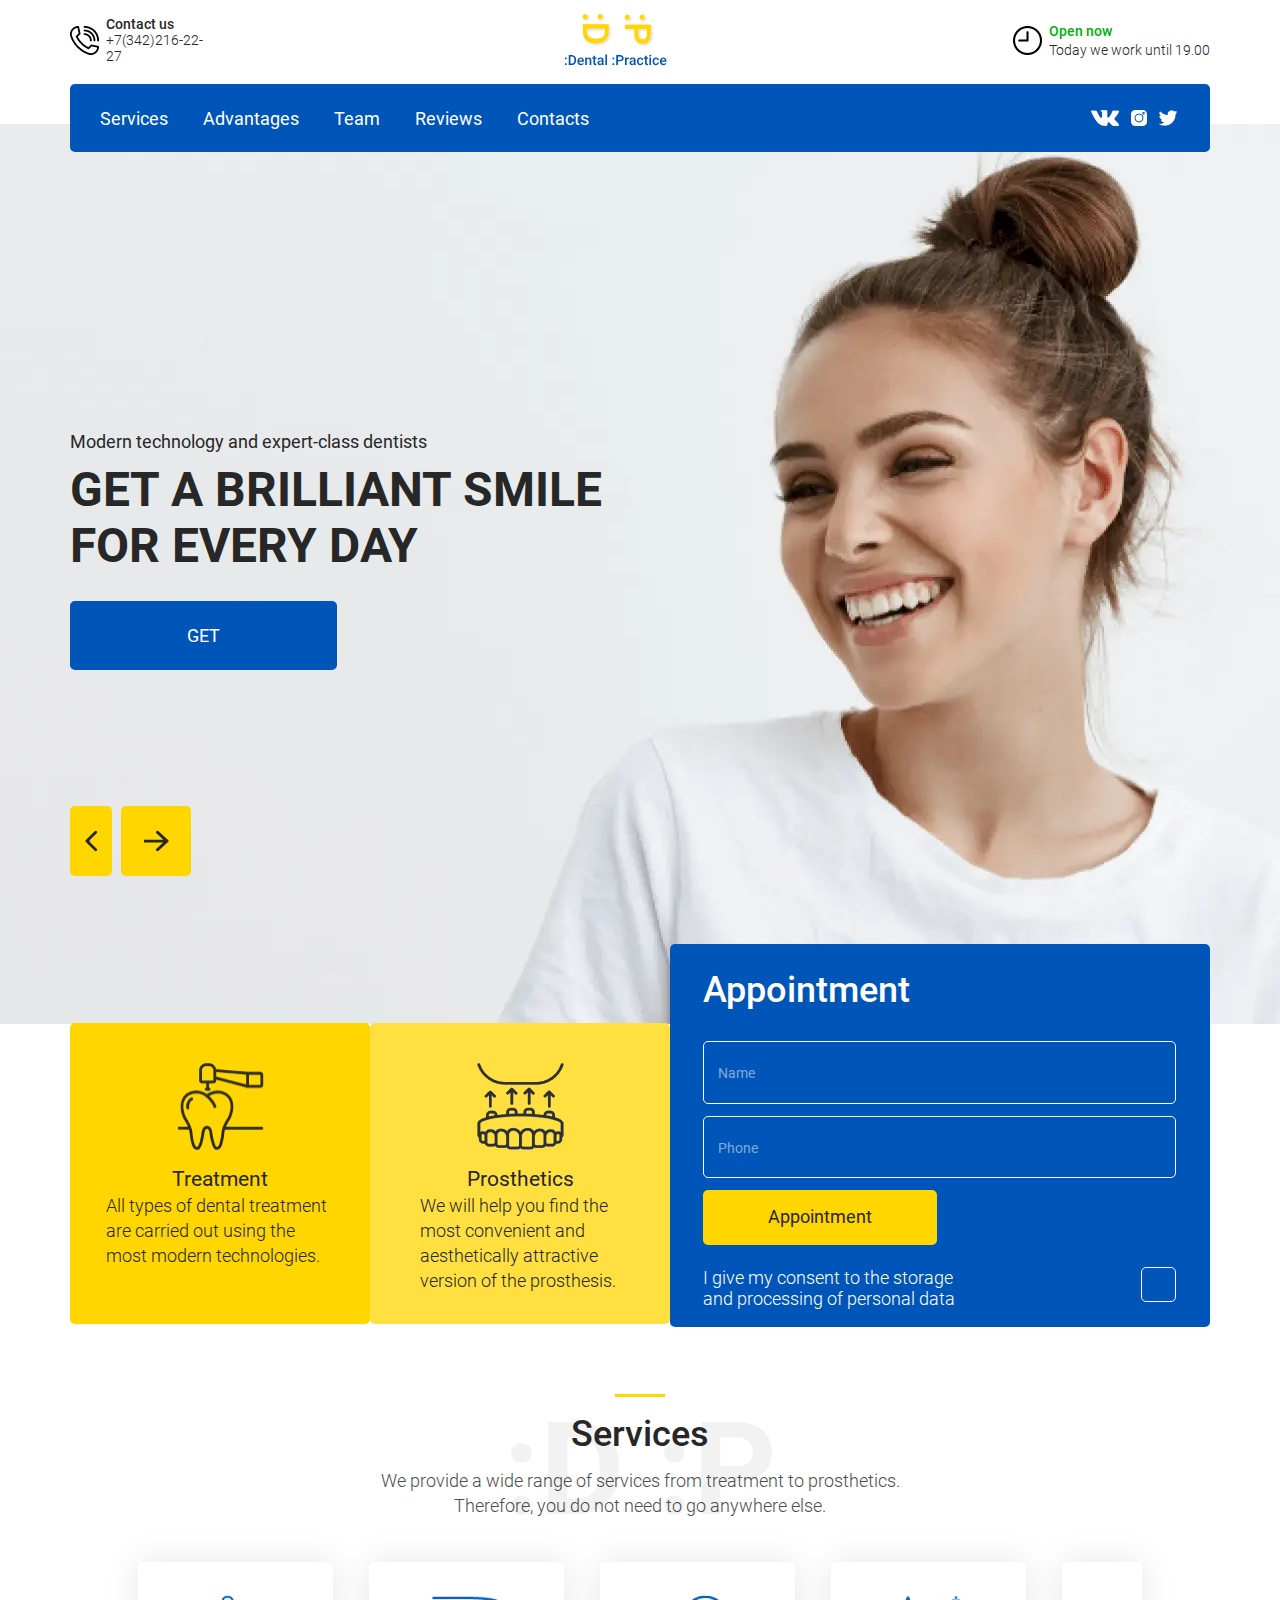
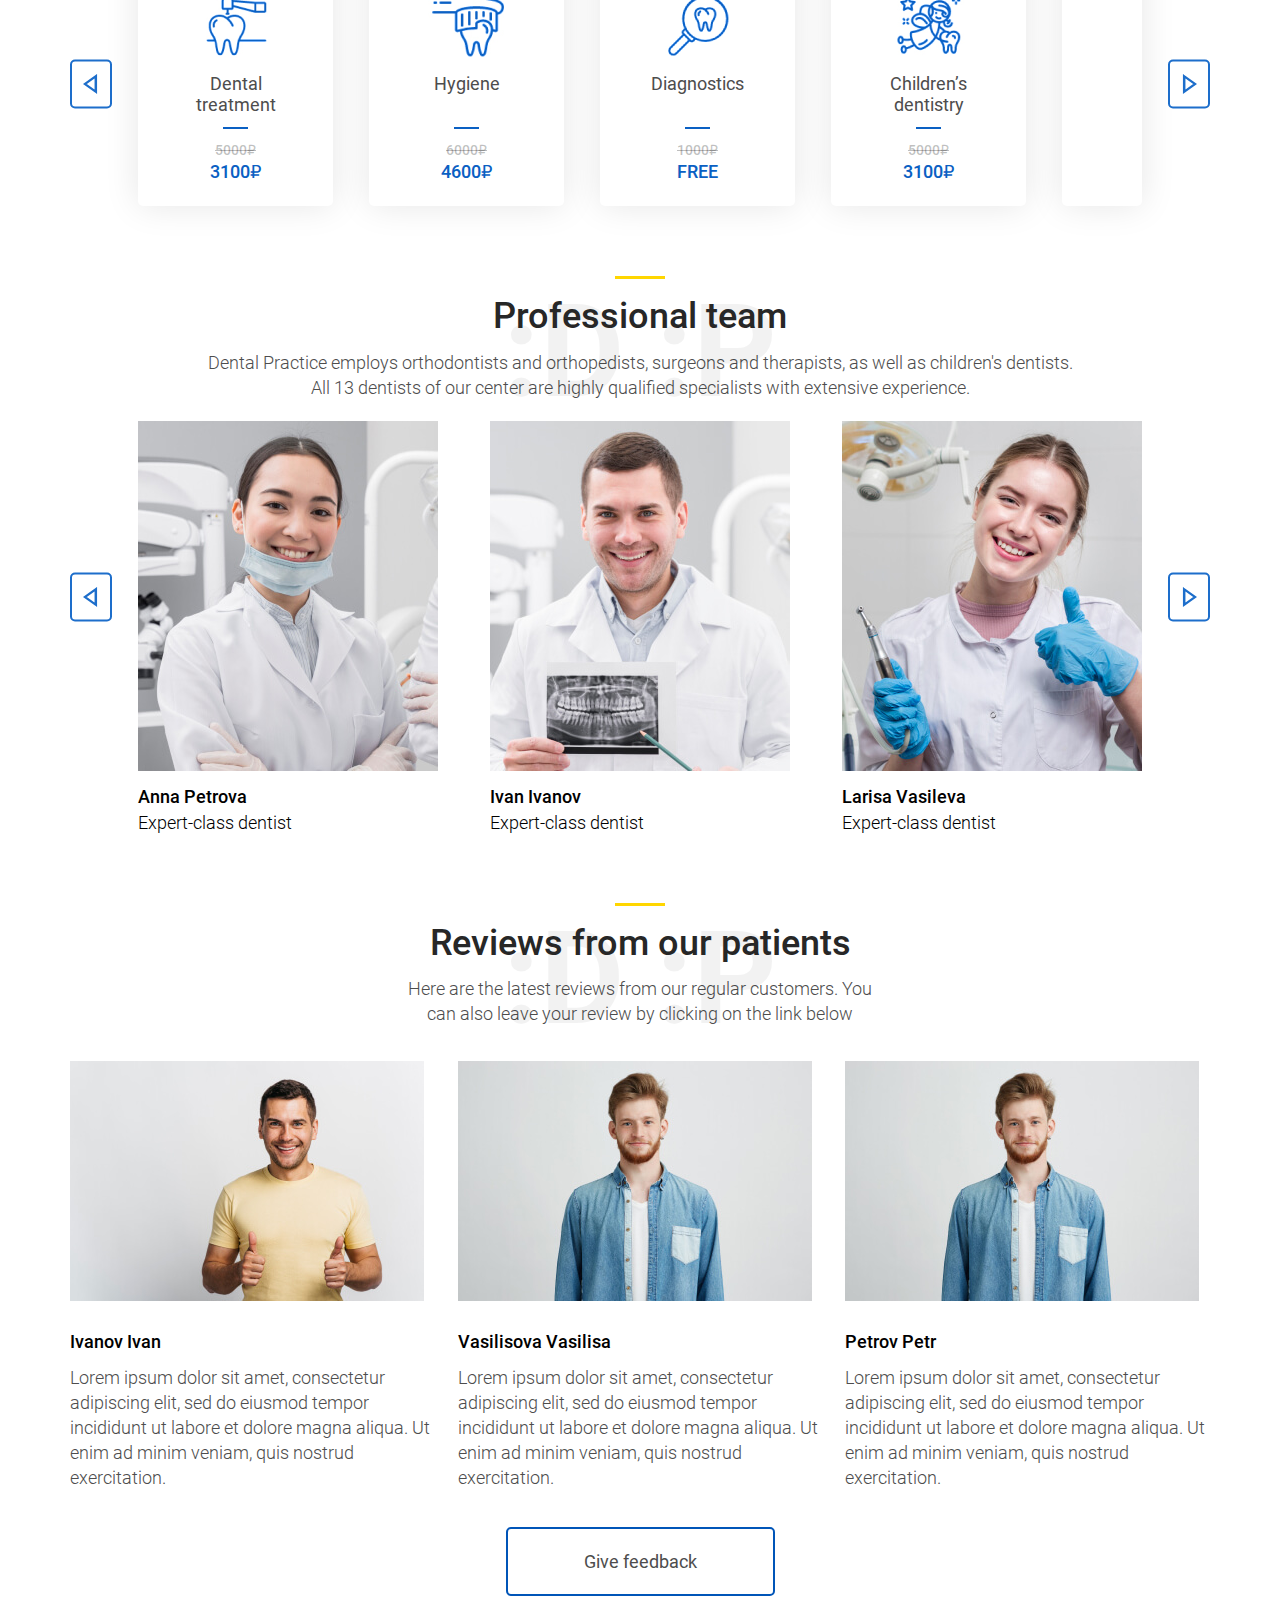
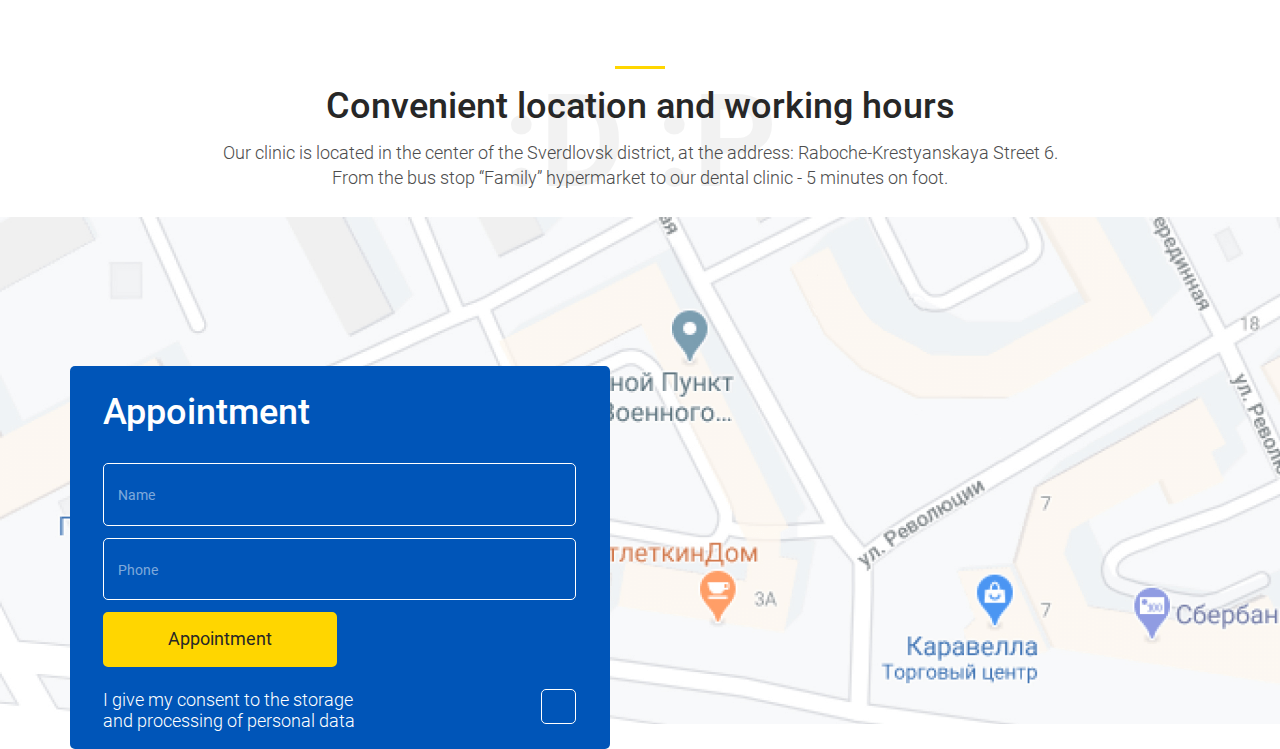
<file: index.html>
<!DOCTYPE html>
<html lang="en">
<head>
  <meta charset="UTF-8">
  <meta name="viewport" content="width=device-width, initial-scale=1.0, shrink-to-fit=no">
  <title>Dental Clinic Web Site</title>
  <link rel="stylesheet" href="css/styles.min.css">
</head>
<body class="body-nojs">

  <h1 class="visually-hidden">Dental Practice web site</h1>

  <!-- HEADER -->

  <header class="site-header site-header--nojs">
    <div class="container site-header__container">
      <div class="site-header__top">
        <a class="call-link" href="tel:+73422162227">
          <div class="call-link__info">
            <span class="call-link__text">Contact us</span>
            <span class="call-link__number">+7(342)216-22-27</span>
          </div>
        </a>

        <a class="site-header__top-logo" href="index.html">
          <img class="site-header__top-img" src="img/site-logo-top.svg" alt="Dental Practice Web site logo" width="103" height="56">
        </a>

        <div class="work-hours">
          <div class="work-hours__info">
            <p class="work-hours__info-top">Open now</p>
            <p class="work-hours__info-bottom">Today we work until <time datetime="19:00">19.00</time></p>
          </div>
        </div>
      </div><!-- site-header__top -->
    </div><!-- container -->

    <div class="site-header__main">
      <a class="site-header__main-logo" href="index.html">
        <img class="site-header__main-img" src="img/site-logo-main.svg" alt="Dental Practice Web site logo" width="140" height="16">
      </a>

      <button class="site-header__button" type="button" aria-label="Sitenav toggler"></button>

      <div class="site-header__collapse">
        <nav class="site-header__sitenav">
          <ul class="site-header__list">
            <li class="site-header__item">
              <a class="site-header__item-link" href="services.html">Services</a>
            </li>
            <li class="site-header__item">
              <a class="site-header__item-link" href="advantages.html">Advantages</a>
            </li>
            <li class="site-header__item">
              <a class="site-header__item-link" href="team.html">Team</a>
            </li>
            <li class="site-header__item">
              <a class="site-header__item-link" href="reviews.html">Reviews</a>
            </li>
            <li class="site-header__item">
              <a class="site-header__item-link" href="contacts.html">Contacts</a>
            </li>
          </ul>
        </nav>

        <ul class="site-header__socials">
          <li class="site-header__social">
            <a class="site-header__social-link site-header__social-link--vk" href="https://vk.com" target="_blank" aria-label="VKontakte link"></a>
          </li>
          <li class="site-header__social">
            <a class="site-header__social-link site-header__social-link--instagram" href="https://instagram.com" target="_blank" aria-label="Instagram link"></a>
          </li>
          <li class="site-header__social">
            <a class="site-header__social-link site-header__social-link--twitter" href="https://twitter.com" target="_blank" aria-label="Twitter link"></a>
          </li>
        </ul>
      </div><!-- site-header__collapse -->
    </div><!-- site-header__main -->
  </header><!-- site-header -->

  <!-- MAIN -->

  <main class="main-content">

    <!-- INTRO -->

    <div class="intro">

      <h2 class="visually-hidden">Site Intro carusel</h2>

      <ul class="intro__list">
        <li class="intro__item">
          <picture>
            <source media="(max-width:750px)" type="image/webp" srcset="img/intro-bg-mobile.webp 1x, img/intro-bg-mobile@2x.webp 2x">
            <source media="(max-width:750px)" type="image/png" srcset="img/intro-bg-mobile.png 1x, img/intro-bg-mobile@2x.png 2x">

            <source media="(max-width:1050px)" type="image/webp" srcset="img/intro-bg-tablet.webp 1x, img/intro-bg-tablet@2x.webp 2x">
            <source media="(max-width:1050px)" type="image/png" srcset="img/intro-bg-tablet.png 1x, img/intro-bg-tablet@2x.png 2x">

            <source type="image/webp" srcset="img/intro-bg-desktop.webp 1x, img/intro-bg-desktop@2x.webp 2x">
            <img class="intro__img" src="img/intro-bg-desktop.png" alt="Carusel background image" width="1920" height="900" aria-hidden="true" srcset="img/intro-bg-desktop.png 1x, img/intro-bg-desktop.png@2x 2x">
          </picture>

          <div class="container intro__container">
            <div class="intro__info">
              <h3 class="intro__info-heading">Modern technology and expert-class dentists</h3>
              <p class="intro__info-text">get a brilliant smile for every day</p>
              <a class="button button--primary intro__get-link" href="#">GET</a>
            </div>

            <div class="intro__buttons-wrapper">
              <button class="intro__button intro__button--pre" type="button" aria-label="Carusel's button previous"></button>
              <button class="intro__button intro__button--next" type="button" aria-label="Carusel's button next"></button>
            </div>
          </div><!-- container -->
        </li>
      </ul>
    </div><!-- intro -->

    <!-- DEMO -->

    <section class="demo">
      <h2 class="visually-hidden">Site Demo and Appointment form</h2>

      <ul class="demo__list">
        <li class="demo__item demo__item--treatment">
          <h3 class="demo__item-heading">Treatment</h3>
          <p class="demo__item-text">All types of dental treatment are carried out using the most modern technologies.</p>
        </li>
        <li class="demo__item demo__item--prosthetics">
          <h3 class="demo__item-heading">Prosthetics</h3>
          <p class="demo__item-text">We will help you find the most convenient and aesthetically attractive version of the prosthesis.</p>
        </li>
      </ul>

      <form class="form demo__form" action="https://echo.htmlacademy.ru" method="POST">

        <h3 class="form__heading">Appointment</h3>

        <input class="form__input" name="name" type="text" aria-label="Your name" placeholder="Name" required>
        <input class="form__input" name="tel" type="tel" aria-label="Phone number" placeholder="Phone" required>

        <button class="button button--secondary form__button" type="submit">Appointment</button>

        <label class="form__label">
          <input class="form__label-checkbox visually-hidden" name="consent" type="checkbox" required>
          <span class="form__label-text">I give my consent to the storage <br> and processing of personal data</span>
        </label>
      </form>
    </section><!-- demo -->

    <!-- SERVICES -->

    <section class="services">
      <div class="container">
        <h2 class="services__heading">Services</h2>
        <p class="services__text">We provide a wide range of services from treatment to prosthetics. <br> Therefore, you do not need to go anywhere else.</p>

        <div class="services__list-wrapper">
          <button class="services__button services__button--pre" type="button" aria-label="Previous service"></button>
          <button class="services__button services__button--next" type="button" aria-label="Next service"></button>

          <ul class="services__list">
            <li class="services__item services__item--dental">
              <h3 class="services__item-heading">Dental treatment</h3>
              <p class="services__item-delprice">5000₽</p>
              <p class="services__item-newprice">3100₽</p>
            </li>
            <li class="services__item services__item--hygiene">
              <h3 class="services__item-heading">Hygiene</h3>
              <p class="services__item-delprice">6000₽</p>
              <p class="services__item-newprice">4600₽</p>
            </li>
            <li class="services__item services__item--diagnostics">
              <h3 class="services__item-heading">Diagnostics</h3>
              <p class="services__item-delprice">1000₽</p>
              <p class="services__item-newprice">FREE</p>
            </li>
            <li class="services__item services__item--childrens">
              <h3 class="services__item-heading">Children’s dentistry</h3>
              <p class="services__item-delprice">5000₽</p>
              <p class="services__item-newprice">3100₽</p>
            </li>
            <li class="services__item services__item--last"></li>
          </ul>
        </div><!-- services__list-wrapper -->
      </div><!-- container -->
    </section><!-- services -->

    <!-- TEAM -->

    <section class="team">
      <div class="container">
        <h3 class="team__heading">Professional team</h3>
        <p class="team__text">Dental Practice employs orthodontists and orthopedists, surgeons and therapists, as well as children's dentists. <br class="team__text-br"> All 13 dentists of our center are highly qualified specialists with extensive experience.</p>

        <div class="team__list-wrapper">
          <button class="services__button services__button--pre team__button" type="button" aria-label="Previous button"></button>
          <button class="services__button services__button--next team__button" type="button" aria-label="Next button"></button>

          <ul class="team__list">
            <li class="team__item team__item--anna">
              <h3 class="team__item-heading">Anna Petrova</h3>
              <p class="team__item-text">Expert-class dentist</p>
            </li>
            <li class="team__item team__item--ivan">
              <h3 class="team__item-heading">Ivan Ivanov</h3>
              <p class="team__item-text">Expert-class dentist</p>
            </li>
            <li class="team__item team__item--larisa">
              <h3 class="team__item-heading">Larisa Vasileva</h3>
              <p class="team__item-text">Expert-class dentist</p>
            </li>
          </ul>
        </div><!-- team__list-wrapper -->
      </div><!-- container -->
    </section><!-- team -->

    <!-- REVIEWS -->

    <section class="reviews">
      <div class="container">
        <h2 class="reviews__heading">Reviews from our patients</h2>
        <h2 class="reviews__heading-mobile">Last review from our customer</h2>
        <p class="reviews__text">Here are the latest reviews from our regular customers. You can also leave your review by clicking on the link below</p>

        <ul class="reviews__list">
          <li class="reviews__item reviews__item--ivanov">
            <h3 class="reviews__item-heading">Ivanov Ivan</h3>
            <blockquote class="reviews__item-quote">Lorem ipsum dolor sit amet, consectetur adipiscing elit, sed do eiusmod tempor incididunt ut labore et dolore magna aliqua. Ut enim ad minim veniam, quis nostrud exercitation.</blockquote>
          </li>
          <li class="reviews__item reviews__item--vasilisa">
            <h3 class="reviews__item-heading">Vasilisova Vasilisa</h3>
            <blockquote class="reviews__item-quote">Lorem ipsum dolor sit amet, consectetur adipiscing elit, sed do eiusmod tempor incididunt ut labore et dolore magna aliqua. Ut enim ad minim veniam, quis nostrud exercitation.</blockquote>
          </li>
          <li class="reviews__item reviews__item--petr">
            <h3 class="reviews__item-heading">Petrov Petr</h3>
            <blockquote class="reviews__item-quote">Lorem ipsum dolor sit amet, consectetur adipiscing elit, sed do eiusmod tempor incididunt ut labore et dolore magna aliqua. Ut enim ad minim veniam, quis nostrud exercitation.</blockquote>
          </li>
        </ul>

        <a class="button reviews__button" href="#">Give feedback</a>
      </div>
    </section>

    <!-- CONTACT -->

    <div class="contact">
      <div class="container contact__container">
        <h2 class="contact__heading">Convenient location and working hours</h2>
        <p class="contact__text">Our clinic is located in the center of the Sverdlovsk district, at the address: Raboche-Krestyanskaya Street 6. <br> From the bus stop “Family” hypermarket to our dental clinic - 5 minutes on foot.</p>

        <form class="form contact__form" action="https://echo.htmlacademy.ru" method="POST">

          <h3 class="form__heading">Appointment</h3>

          <input class="form__input" name="name" type="text" aria-label="Your name" placeholder="Name" required>
          <input class="form__input" name="tel" type="tel" aria-label="Phone number" placeholder="Phone" required>

          <button class="button button--secondary form__button" type="submit">Appointment</button>

          <label class="form__label">
            <input class="form__label-checkbox visually-hidden" name="consent" type="checkbox" required>
            <span class="form__label-text">I give my consent to the storage <br> and processing of personal data</span>
          </label>
        </form>
      </div><!-- container -->

      <a class="contact__map-link" href="https://yandex.uz/maps/-/CCUEIBsW9B">
        <img class="contact__map-img" src="img/map-img.png" alt="Our location on map" width="1920" height="760" srcset="img/map-img.png 1x, img/map-img@2x.png 2x">
      </a>

    </div><!-- contact -->

  </main>

  <script>

    var elBodyNojs = document.querySelector('body')
    var elSiteHeader = document.querySelector('.site-header')
    var elSiteHeaderMain = document.querySelector('.site-header__main');
    var elButton = document.querySelector('.site-header__button');

    elBodyNojs.classList.remove('body-nojs')
    elSiteHeader.classList.remove('site-header--nojs')

    elButton.addEventListener('click', function () {
      elSiteHeaderMain.classList.toggle('site-header__main--open');
    });



  </script>

</body>
</html>
</file>
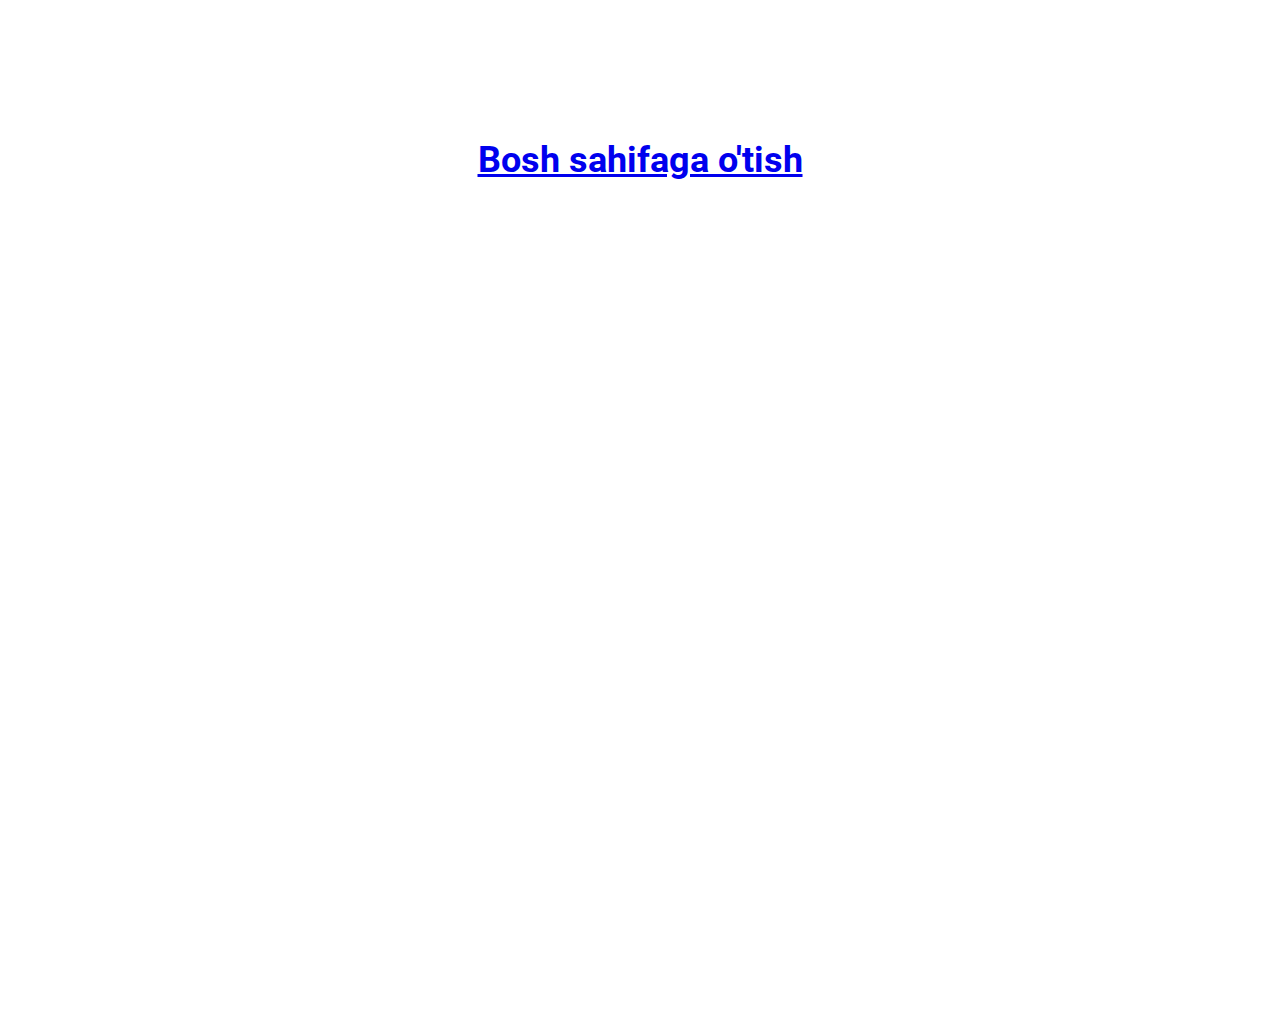
<file: advantages.html>
<!DOCTYPE html>
<html lang="en">
<head>
  <meta charset="UTF-8">
  <meta name="viewport" content="width=device-width, initial-scale=1.0, shrink-to-fit=no">
  <title>Dental Clinic Web Site Advantages Page</title>
  <link rel="stylesheet" href="css/styles.css">
</head>
<body>

  <div class="container">
    <h1>
      <a href="index.html">Bosh sahifaga o'tish</a>
    </h1>
  </div>

</body>
</html>
</file>
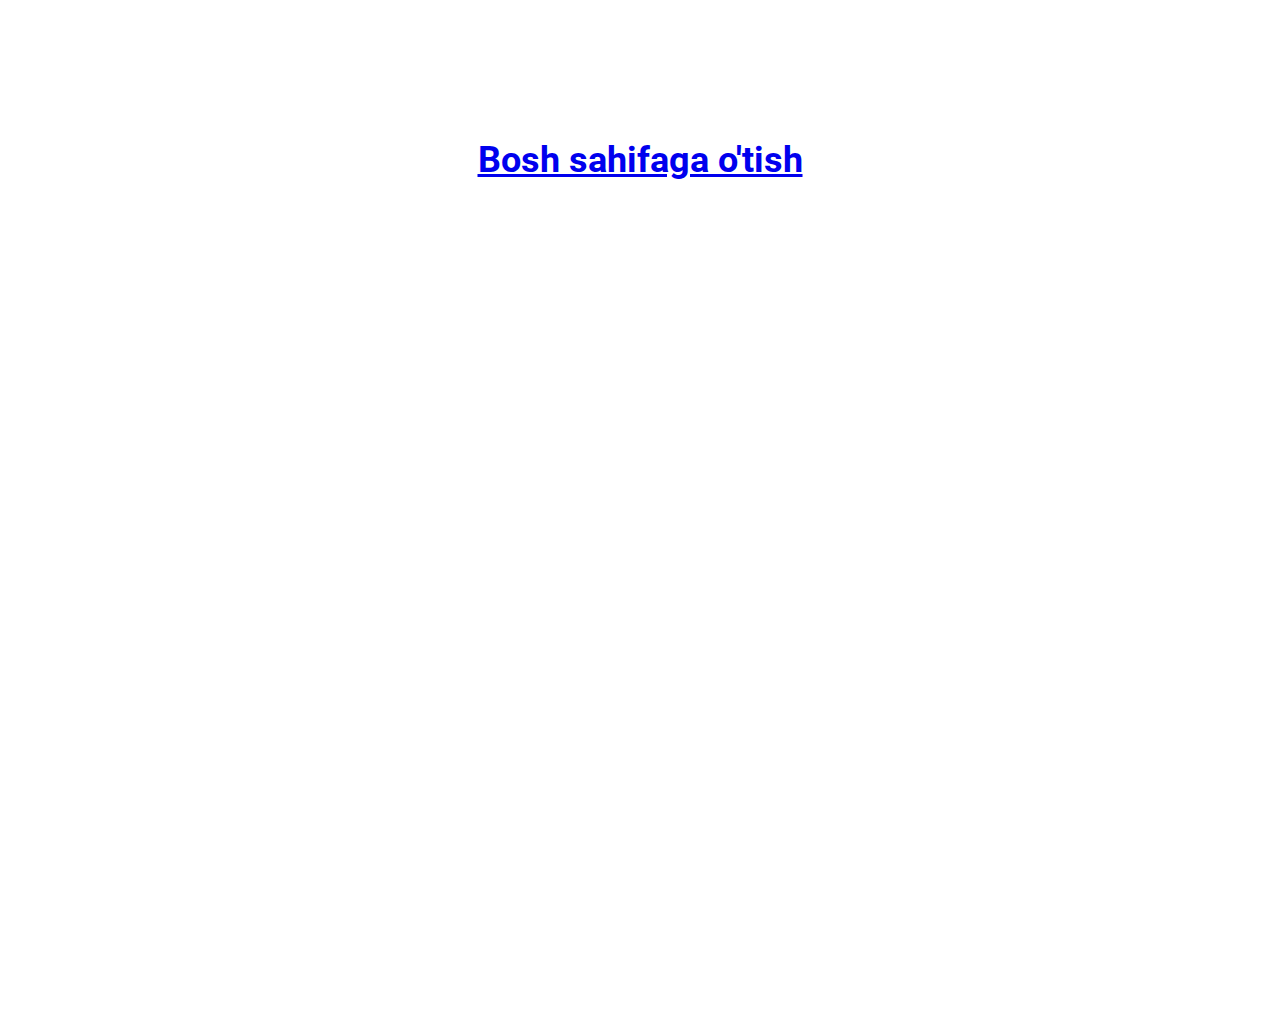
<file: contacts.html>
<!DOCTYPE html>
<html lang="en">
<head>
  <meta charset="UTF-8">
  <meta name="viewport" content="width=device-width, initial-scale=1.0, shrink-to-fit=no">
  <title>Dental Clinic Web Site Contacts Page</title>
  <link rel="stylesheet" href="css/styles.css">
</head>
<body>

  <div class="container">
    <h1>
      <a href="index.html">Bosh sahifaga o'tish</a>
    </h1>
  </div>

</body>
</html>
</file>
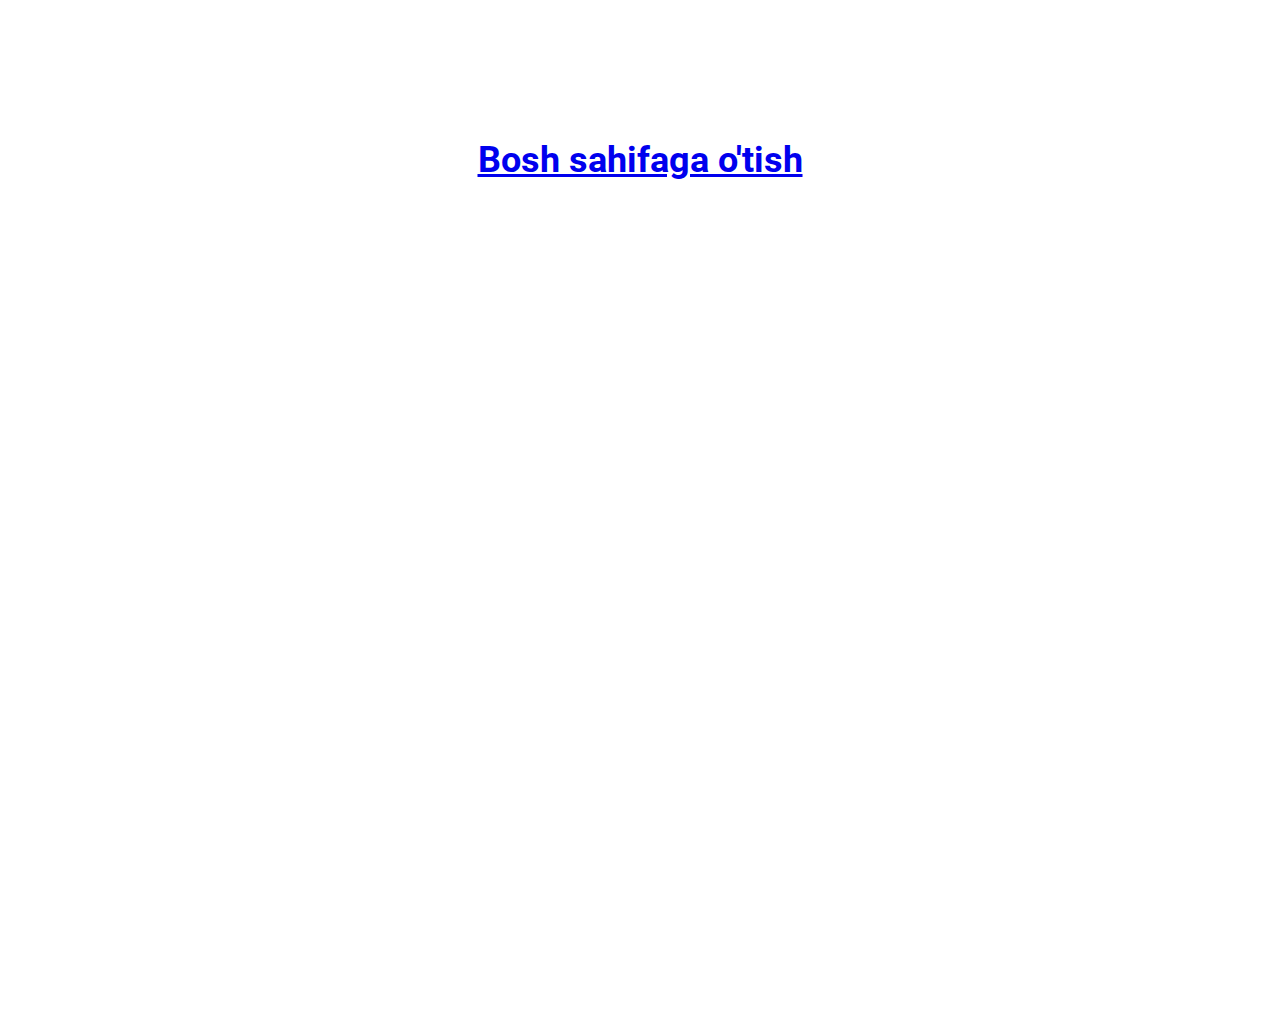
<file: reviews.html>
<!DOCTYPE html>
<html lang="en">
<head>
  <meta charset="UTF-8">
  <meta name="viewport" content="width=device-width, initial-scale=1.0, shrink-to-fit=no">
  <title>Dental Clinic Web Site Reviews Page</title>
  <link rel="stylesheet" href="css/styles.css">
</head>
<body>

  <div class="container">
    <h1>
      <a href="index.html">Bosh sahifaga o'tish</a>
    </h1>
  </div>

</body>
</html>
</file>
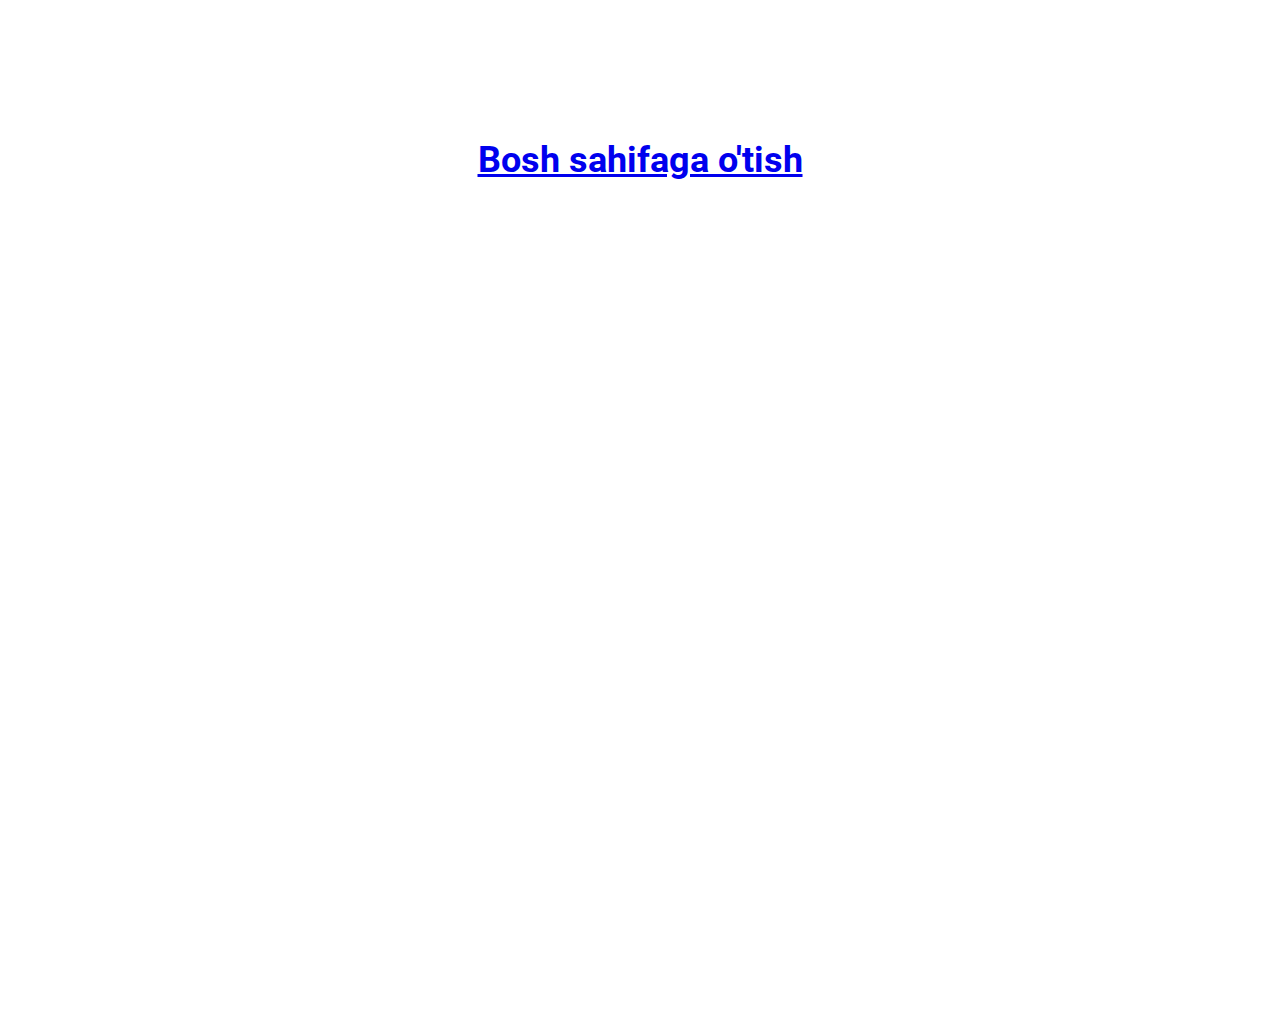
<file: services.html>
<!DOCTYPE html>
<html lang="en">
<head>
  <meta charset="UTF-8">
  <meta name="viewport" content="width=device-width, initial-scale=1.0, shrink-to-fit=no">
  <title>Dental Clinic Web Site Services Page</title>
  <link rel="stylesheet" href="css/styles.css">
</head>
<body>

  <div class="container">
    <h1>
      <a href="index.html">Bosh sahifaga o'tish</a>
    </h1>
  </div>

</body>
</html>
</file>
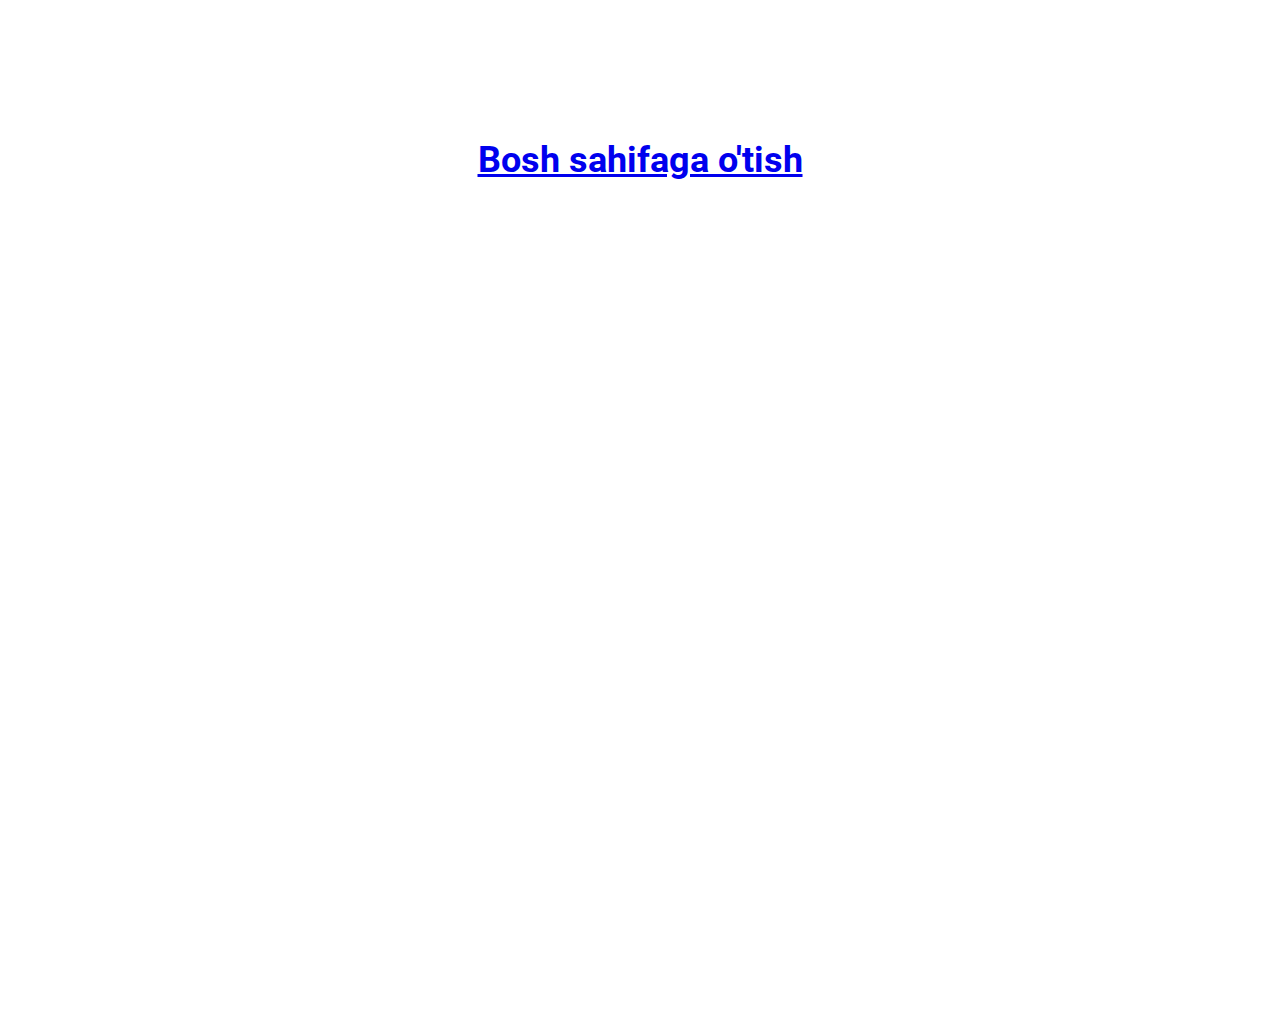
<file: team.html>
<!DOCTYPE html>
<html lang="en">
<head>
  <meta charset="UTF-8">
  <meta name="viewport" content="width=device-width, initial-scale=1.0, shrink-to-fit=no">
  <title>Dental Clinic Web Site Team Page</title>
  <link rel="stylesheet" href="css/styles.css">
</head>
<body>

  <div class="container">
    <h1>
      <a href="index.html">Bosh sahifaga o'tish</a>
    </h1>
  </div>

</body>
</html>
</file>
<file: css/styles.min.css>
/*! normalize.css v8.0.1 | MIT License | github.com/necolas/normalize.css */html{line-height:1.15;-webkit-text-size-adjust:100%}body{margin:0}main{display:block}h1{font-size:2em;margin:0.67em 0}hr{-webkit-box-sizing:content-box;box-sizing:content-box;height:0;overflow:visible}pre{font-family:monospace, monospace;font-size:1em}a{background-color:transparent}abbr[title]{border-bottom:none;text-decoration:underline;-webkit-text-decoration:underline dotted;text-decoration:underline dotted}b,strong{font-weight:bolder}code,kbd,samp{font-family:monospace, monospace;font-size:1em}small{font-size:80%}sub,sup{font-size:75%;line-height:0;position:relative;vertical-align:baseline}sub{bottom:-0.25em}sup{top:-0.5em}img{border-style:none}button,input,optgroup,select,textarea{font-family:inherit;font-size:100%;line-height:1.15;margin:0}button,input{overflow:visible}button,select{text-transform:none}button,[type="button"],[type="reset"],[type="submit"]{-webkit-appearance:button}button::-moz-focus-inner,[type="button"]::-moz-focus-inner,[type="reset"]::-moz-focus-inner,[type="submit"]::-moz-focus-inner{border-style:none;padding:0}button:-moz-focusring,[type="button"]:-moz-focusring,[type="reset"]:-moz-focusring,[type="submit"]:-moz-focusring{outline:1px dotted ButtonText}fieldset{padding:0.35em 0.75em 0.625em}legend{-webkit-box-sizing:border-box;box-sizing:border-box;color:inherit;display:table;max-width:100%;padding:0;white-space:normal}progress{vertical-align:baseline}textarea{overflow:auto}[type="checkbox"],[type="radio"]{-webkit-box-sizing:border-box;box-sizing:border-box;padding:0}[type="number"]::-webkit-inner-spin-button,[type="number"]::-webkit-outer-spin-button{height:auto}[type="search"]{-webkit-appearance:textfield;outline-offset:-2px}[type="search"]::-webkit-search-decoration{-webkit-appearance:none}::-webkit-file-upload-button{-webkit-appearance:button;font:inherit}details{display:block}summary{display:list-item}template{display:none}[hidden]{display:none}@font-face{font-family:"Roboto";font-style:normal;font-weight:300;font-display:swap;src:url("../fonts/roboto-v20-latin-300.woff2") format("woff2"),url("../fonts/roboto-v20-latin-300.woff") format("woff")}@font-face{font-family:"Roboto";font-style:normal;font-weight:400;font-display:swap;src:url("../fonts/roboto-v20-latin-regular.woff2") format("woff2"),url("../fonts/roboto-v20-latin-regular.woff") format("woff")}@font-face{font-family:"Roboto";font-style:normal;font-weight:500;font-display:swap;src:url("../fonts/roboto-v20-latin-500.woff2") format("woff2"),url("../fonts/roboto-v20-latin-500.woff") format("woff")}@font-face{font-family:"Roboto";font-style:normal;font-weight:700;font-display:swap;src:url("../fonts/roboto-v20-latin-700.woff2") format("woff2"),url("../fonts/roboto-v20-latin-700.woff") format("woff")}html{height:100%;scroll-behavior:smooth;-webkit-box-sizing:border-box;box-sizing:border-box}*,*::before,*::after{-webkit-box-sizing:inherit;box-sizing:inherit}body{display:-webkit-box;display:-ms-flexbox;display:flex;-webkit-box-orient:vertical;-webkit-box-direction:normal;-ms-flex-direction:column;flex-direction:column;height:100%;margin-top:124px;font-family:"Roboto", "Arial", sans-serif;font-weight:300;font-size:18px;line-height:25px;background-color:#fff;color:#4D4D4D;overflow-x:hidden}.body-nojs{margin-top:0}img{max-width:100%;height:auto}@media only screen and (max-width: 1180px){body{margin-top:156px}}@media only screen and (max-width: 1050px){body{margin-top:68px}}.visually-hidden{position:absolute;width:1px;height:1px;margin:-1px;border:0;padding:0;clip:rect(0 0 0 0);overflow:hidden}.container{max-width:1180px;padding-left:20px;padding-right:20px;margin-left:auto;margin-right:auto}.button{display:inline-block;padding-top:22px;padding-bottom:22px;border:2px solid transparent;border-radius:5px}.button--primary{border:2px solid #0055B8;background-color:#0055B8;color:#fff}.button--primary:hover{opacity:0.8}.button--primary:active{opacity:0.6}.button--secondary{padding-top:15px;padding-bottom:15px;border:2px solid #FFD600;background-color:#FFD600;color:#272727}.button--secondary:hover{opacity:0.8}.button--secondary:active{opacity:0.6}.site-header{position:fixed;z-index:50;width:100%;top:0;left:0;background-color:#fff}.site-header--nojs{position:static;margin-bottom:20px}.site-header__top{display:-webkit-box;display:-ms-flexbox;display:flex;-webkit-box-pack:justify;-ms-flex-pack:justify;justify-content:space-between;-webkit-box-align:center;-ms-flex-align:center;align-items:center;padding-top:12px;padding-bottom:56px}.site-header--nojs .site-header__top{padding-bottom:12px}.site-header__top-logo:hover{opacity:0.8}.site-header__top-logo:active{opacity:0.6}.site-header__top-img{display:block;width:103px;height:56px}.site-header__main{position:absolute;z-index:50;display:-webkit-box;display:-ms-flexbox;display:flex;-webkit-box-pack:justify;-ms-flex-pack:justify;justify-content:space-between;-webkit-box-align:center;-ms-flex-align:center;align-items:center;max-width:1140px;width:100%;top:84px;left:calc(50% - 570px);padding:20px 33px 20px 30px;border-radius:5px;background-color:#0055B8}.site-header--nojs .site-header__main{position:static;margin-right:auto;margin-left:auto}.site-header__main-logo{display:none;margin-right:105px;-ms-flex-negative:0;flex-shrink:0}.site-header__main-logo:hover{opacity:0.8}.site-header__main-logo:active{opacity:0.6}.site-header--nojs .site-header__main-logo{display:none}.site-header__main-img{display:block;width:140px;height:16px}.site-header__button{-ms-flex-negative:0;flex-shrink:0;display:none;position:relative;z-index:51;width:25px;height:21px;padding:0;border:none;background-color:transparent;background-image:url("../img/gamburger-icon.svg");background-repeat:no-repeat;background-size:contain;background-position:center center}.site-header__button::after{position:absolute;z-index:51;display:block;content:"";left:0;top:0;width:100%;height:100%;-webkit-transform:scale(1.5);transform:scale(1.5)}.site-header__main--open .site-header__button{background-image:url("../img/close-icon.svg")}.site-header--nojs .site-header__button{display:none}.site-header__collapse{display:-webkit-box;display:-ms-flexbox;display:flex;-webkit-box-align:center;-ms-flex-align:center;align-items:center;-webkit-box-pack:justify;-ms-flex-pack:justify;justify-content:space-between;-webkit-box-flex:1;-ms-flex-positive:1;flex-grow:1}.site-header__main--open .site-header__collapse{position:absolute;z-index:51;width:100%;display:-webkit-box;display:-ms-flexbox;display:flex;-webkit-box-orient:vertical;-webkit-box-direction:normal;-ms-flex-direction:column;flex-direction:column;top:100%;left:0;padding-bottom:26px;text-align:center;background-color:#0055B8}.site-header__main--open .site-header__sitenav{width:100%}.site-header__list{padding:0;margin:0;list-style-type:none;display:-webkit-box;display:-ms-flexbox;display:flex;-webkit-box-align:center;-ms-flex-align:center;align-items:center}.site-header__main--open .site-header__list{-webkit-box-orient:vertical;-webkit-box-direction:normal;-ms-flex-direction:column;flex-direction:column;margin-bottom:63px}.site-header__item:not(:last-child){margin-right:35px}.site-header__main--open .site-header__item{width:100%;border:1px solid #FFD600}.site-header__main--open .site-header__item:not(:last-child){border-bottom:none;margin-right:0}.site-header__item-link{font-weight:400;font-size:18px;line-height:21px;color:#fff;text-decoration:none;-webkit-transition:color 0.3s ease;transition:color 0.3s ease}.site-header__item-link:hover{color:#FFD600}.site-header__item-link:active{opacity:0.6}.site-header__main--open .site-header__item-link{display:block;padding-top:23px;padding-bottom:24px;font-weight:500;text-transform:uppercase;color:#FFD600}.site-header__main--open .site-header__item-link:active{background-color:#FFD600;color:#0055B8}.site-header__socials{padding:0;margin:0;list-style-type:none;display:-webkit-box;display:-ms-flexbox;display:flex;-webkit-box-align:center;-ms-flex-align:center;align-items:center}.site-header__social:not(:last-child){margin-right:12px}.site-header__social-link{display:block;background-repeat:no-repeat;background-size:contain;background-position:center center}.site-header__social-link--vk{width:28px;height:28px;background-image:url("../img/vk-icon.png")}.site-header__social-link--instagram{width:16px;height:16px;background-image:url("../img/instagram-icon.png")}.site-header__social-link--twitter{width:18px;height:18px;background-image:url("../img/twitter-icon.png")}.site-header__social-link:hover{opacity:0.8}.site-header__social-link:active{opacity:0.6}@media only screen and (max-width: 1180px){.site-header__top{padding-bottom:0;margin-bottom:20px}.site-header__main{position:fixed;left:0;max-width:100%;border-radius:0}.site-header__main-logo{display:block}}@media only screen and (max-width: 1050px){.site-header__top{display:none}.site-header--nojs .site-header__top{display:-webkit-box;display:-ms-flexbox;display:flex}.site-header__main{position:static;padding-right:30px;padding-left:22px}}@media only screen and (max-width: 900px){.site-header__main{padding:24px 20px}.site-header__main-logo{margin-right:10px}.site-header__button{display:block}.site-header__collapse{display:none}.site-header--nojs .site-header__collapse{display:-webkit-box;display:-ms-flexbox;display:flex;-webkit-box-orient:vertical;-webkit-box-direction:normal;-ms-flex-direction:column;flex-direction:column}.site-header--nojs .site-header__sitenav{margin-bottom:20px}}@media only screen and (max-width: 600px){.site-header--nojs .site-header__top{display:none}.site-header--nojs .site-header__main{-webkit-box-orient:vertical;-webkit-box-direction:normal;-ms-flex-direction:column;flex-direction:column;-webkit-box-align:center;-ms-flex-align:center;align-items:center}.site-header--nojs .site-header__main-logo{display:block;margin-bottom:30px}.site-header--nojs .site-header__collapse{width:100%}.site-header--nojs .site-header__sitenav{width:100%}.site-header--nojs .site-header__list{-webkit-box-orient:vertical;-webkit-box-direction:normal;-ms-flex-direction:column;flex-direction:column;text-align:center}.site-header--nojs .site-header__item{width:100%;border:1px solid #FFD600}.site-header--nojs .site-header__item:not(:last-child){border-bottom:none;margin-right:0}.site-header--nojs .site-header__item-link{display:block;padding-top:20px;padding-bottom:20px;font-weight:500;text-transform:uppercase;color:#FFD600}}@media only screen and (-webkit-min-device-pixel-ratio: 2), only screen and (min--moz-device-pixel-ratio: 2), only screen and (min-device-pixel-ratio: 2), only screen and (min-resolution: 192dpi), only screen and (min-resolution: 2dppx){.site-header__social-link--vk{background-image:url("../img/vk-icon@2x.png")}.site-header__social-link--instagram{background-image:url("../img/instagram-icon@2x.png")}.site-header__social-link--twitter{background-image:url("../img/twitter-icon@2x.png")}}.call-link{display:-webkit-box;display:-ms-flexbox;display:flex;-webkit-box-align:center;-ms-flex-align:center;align-items:center;max-width:147px;font-size:14px;line-height:16px;color:#272727;text-decoration:none}.call-link::before{-ms-flex-negative:0;flex-shrink:0;content:"";width:29px;height:29px;margin-right:7px;background-image:url("../img/phone-icon.png");background-repeat:no-repeat;background-size:29px 29px;background-position:center center}.call-link:hover{opacity:0.8}.call-link:active{opacity:0.6}.call-link__info{display:-webkit-box;display:-ms-flexbox;display:flex;-webkit-box-orient:vertical;-webkit-box-direction:normal;-ms-flex-direction:column;flex-direction:column}.call-link__text{font-weight:500}@media only screen and (-webkit-min-device-pixel-ratio: 2), only screen and (min--moz-device-pixel-ratio: 2), only screen and (min-device-pixel-ratio: 2), only screen and (min-resolution: 192dpi), only screen and (min-resolution: 2dppx){.call-link::before{background-image:url("../img/phone-icon@2x.png")}}.work-hours{display:-webkit-box;display:-ms-flexbox;display:flex;-webkit-box-align:center;-ms-flex-align:center;align-items:center}.work-hours::before{-ms-flex-negative:0;flex-shrink:0;content:"";width:29px;height:29px;margin-right:7px;background-image:url("../img/clock-icon.png");background-repeat:no-repeat;background-size:29px 29px;background-position:center center}.work-hours__info{font-size:14px;line-height:16px}.work-hours__info-top{margin:0;margin-bottom:3px;font-weight:500;color:#00B007}.work-hours__info-bottom{margin:0;font-weight:300;color:#272727}@media only screen and (-webkit-min-device-pixel-ratio: 2), only screen and (min--moz-device-pixel-ratio: 2), only screen and (min-device-pixel-ratio: 2), only screen and (min-resolution: 192dpi), only screen and (min-resolution: 2dppx){.work-hours::before{background-image:url("../img/clock-icon@2x.png")}}.main-content{-webkit-box-flex:1;-ms-flex-positive:1;flex-grow:1}.intro{padding-top:307px;padding-bottom:147px}.intro__list{padding:0;margin:0;list-style-type:none}.intro__item{position:relative;z-index:1;max-width:1920px;margin-right:auto;margin-left:auto}.intro__img{position:absolute;z-index:-1;left:0;top:-307px;min-height:900px;-o-object-fit:cover;object-fit:cover}.intro__info-heading{margin:0;margin-bottom:10px;font-weight:normal;font-size:18px;line-height:21px;color:#272727}.intro__info-text{max-width:545px;margin:0;margin-bottom:27px;font-weight:bold;font-size:48px;line-height:56px;text-transform:uppercase;color:#272727}.intro__get-link{margin-bottom:136px;padding-right:115px;padding-left:115px;text-decoration:none;font-weight:normal;line-height:21px}.intro__buttons-wrapper{display:-webkit-box;display:-ms-flexbox;display:flex}.intro__button{height:70px;padding:0;border:none;border-radius:5px;background-color:transparent;background-repeat:no-repeat;background-position:center center;background-color:#FFD600;cursor:pointer}.intro__button:hover{opacity:0.8}.intro__button:active{opacity:0.6}.intro__button--pre{width:42px;margin-right:9px;background-image:url("../img/arrow-left.svg");background-size:13px 22px}.intro__button--next{width:70px;background-image:url("../img/arrow-right.svg");background-size:25px 22px}@media only screen and (max-width: 1000px){.intro__info-text{max-width:450px}}@media only screen and (max-width: 750px){.intro{padding-top:0;padding-bottom:25px}.intro__img{position:static;min-height:600px;margin-bottom:21px}.intro__container{position:relative;z-index:1}.intro__info-heading{max-width:227px;margin-right:auto;margin-left:auto;margin-bottom:21px;text-align:center}.intro__info-text{max-width:100%;margin:0;font-size:30px;line-height:35px;text-align:center}.intro__get-link{display:none}.intro__buttons-wrapper{position:absolute;z-index:1;left:20px;top:-90px}.intro__buttons-wrapper{display:-webkit-box;display:-ms-flexbox;display:flex}.intro__button{height:44px}.intro__button--pre{width:26px;margin-right:6px;background-size:13px 22px}.intro__button--next{width:44px;background-size:17px 23px}}.demo{position:relative;z-index:1;display:-webkit-box;display:-ms-flexbox;display:flex;max-width:1140px;margin-right:auto;margin-left:auto;padding-bottom:70px}.demo__list{padding:0;margin:0;list-style-type:none;display:-webkit-box;display:-ms-flexbox;display:flex}.demo__item{display:-webkit-box;display:-ms-flexbox;display:flex;-webkit-box-orient:vertical;-webkit-box-direction:normal;-ms-flex-direction:column;flex-direction:column;-webkit-box-align:center;-ms-flex-align:center;align-items:center;max-width:300px;padding-top:40px;padding-bottom:31px;border-radius:5px}.demo__item::before{content:"";width:87px;height:87px;margin-bottom:18px;background-repeat:no-repeat;background-size:87px 87px;background-position:center top}.demo__item--treatment{padding-right:36px;padding-left:36px;background-color:#FFD600}.demo__item--treatment::before{background-image:url("../img/treatment-bg.png")}.demo__item--prosthetics{padding-right:50px;padding-left:50px;background-color:#FFE040}.demo__item--prosthetics::before{background-image:url("../img/prosthetics-bg.png")}.demo__item-heading{margin:0;margin-bottom:4px;font-weight:normal;line-height:21px;color:#272727;text-align:center}.demo__item-text{margin:0;color:#272727}.demo__form{position:absolute;z-index:1;right:0;top:-79px}@media only screen and (max-width: 1150px){.demo{max-width:1024px}.demo__item{max-width:267px;padding-bottom:6px}.demo__item--treatment{padding-right:33px;padding-left:33px}.demo__item--prosthetics{padding-right:44px;padding-left:44px}}@media only screen and (max-width: 1000px){.demo{-webkit-box-orient:vertical;-webkit-box-direction:normal;-ms-flex-direction:column;flex-direction:column;-webkit-box-align:center;-ms-flex-align:center;align-items:center}.demo__form{position:static}}@media only screen and (max-width: 600px){.demo__list{display:none}}@media only screen and (-webkit-min-device-pixel-ratio: 2), only screen and (min--moz-device-pixel-ratio: 2), only screen and (min-device-pixel-ratio: 2), only screen and (min-resolution: 192dpi), only screen and (min-resolution: 2dppx){.demo__item--treatment::before{background-image:url("../img/treatment-bg@2x.png")}.demo__item--prosthetics::before{background-image:url("../img/prosthetics-bg@2x.png")}}.form{display:-webkit-box;display:-ms-flexbox;display:flex;-webkit-box-orient:vertical;-webkit-box-direction:normal;-ms-flex-direction:column;flex-direction:column;-webkit-box-align:start;-ms-flex-align:start;align-items:flex-start;max-width:540px;width:100%;border-radius:5px;padding-top:25px;padding-right:34px;padding-bottom:18px;padding-left:33px;background-color:#0055B8;color:#fff}.form__heading{margin:0;margin-bottom:30px;font-weight:500;font-size:36px;line-height:42px}.form__input{width:100%;margin-bottom:12px;padding-top:20px;padding-bottom:20px;padding-left:14px;border:1px solid #FFFFFF;border-radius:5px;background-color:transparent;outline:none}.form__input::-webkit-input-placeholder{font-size:14px;line-height:16px;color:rgba(255,255,255,0.5)}.form__input:-ms-input-placeholder{font-size:14px;line-height:16px;color:rgba(255,255,255,0.5)}.form__input::-ms-input-placeholder{font-size:14px;line-height:16px;color:rgba(255,255,255,0.5)}.form__input::placeholder{font-size:14px;line-height:16px;color:rgba(255,255,255,0.5)}.form__input:focus{background-color:#fff;border:1px solid #0055B8}.form__button{margin-bottom:22px;padding-right:63px;padding-left:63px;cursor:pointer}.form__label{width:100%;cursor:pointer}.form__label-text{display:-webkit-box;display:-ms-flexbox;display:flex;margin:0;line-height:21px}.form__label-text::after{content:"";width:35px;height:35px;margin-left:auto;border:1px solid #FFFFFF;border-radius:5px;background-repeat:no-repeat;background-size:24px 17px;background-position:center center}.form__label-checkbox:checked+.form__label-text::after{background-image:url("../img/checked-icon.svg")}@media only screen and (max-width: 1150px){.form{max-width:490px}}@media only screen and (max-width: 600px){.form__button{width:100%;margin-bottom:17px}}.services{padding-bottom:70px}.services__heading{font-weight:500;font-size:36px;line-height:42px;color:#272727;position:relative;z-index:1;display:-webkit-box;display:-ms-flexbox;display:flex;-webkit-box-orient:vertical;-webkit-box-direction:normal;-ms-flex-direction:column;flex-direction:column;-webkit-box-align:center;-ms-flex-align:center;align-items:center;margin:0;margin-bottom:13px}.services__heading::before{content:"";width:50px;height:3px;margin-bottom:16px;background-color:#FFD600}.services__heading::after{position:absolute;z-index:-1;display:block;content:":D :P";width:275px;height:152px;top:0;font-weight:bold;font-size:130px;line-height:152px;color:rgba(0,0,0,0.05)}.services__text{margin:0;margin-bottom:44px;text-align:center}.services__list-wrapper{position:relative;z-index:1}.services__button{position:absolute;z-index:1;top:50%;-webkit-transform:translateY(-50%);transform:translateY(-50%);width:42px;height:49px;padding:0;border:2px solid #1D6ECB;border-radius:5px;background-color:#fff;background-repeat:no-repeat;background-size:15px 21px;background-position:center center;cursor:pointer;outline:none}.services__button:active{opacity:0.6}.services__button:focus{border:none;outline:2px dashed #1D6ECB}.services__button--pre{background-image:url("../img/arrow-right-blue.svg");-webkit-transform:translateY(-50%) rotate(-180deg);transform:translateY(-50%) rotate(-180deg);left:0}.services__button--pre:hover{-webkit-filter:drop-shadow(0px -4px 4px rgba(0,0,0,0.25));filter:drop-shadow(0px -4px 4px rgba(0,0,0,0.25))}.services__button--next{background-image:url("../img/arrow-right-blue.svg");right:0}.services__button--next:hover{-webkit-filter:drop-shadow(0px 4px 4px rgba(0,0,0,0.25));filter:drop-shadow(0px 4px 4px rgba(0,0,0,0.25))}.services__list{padding:0;margin:0;list-style-type:none;display:-webkit-box;display:-ms-flexbox;display:flex;-webkit-box-pack:justify;-ms-flex-pack:justify;justify-content:space-between;padding-right:68px;padding-left:68px}.services__item{display:-webkit-box;display:-ms-flexbox;display:flex;-webkit-box-orient:vertical;-webkit-box-direction:normal;-ms-flex-direction:column;flex-direction:column;-webkit-box-align:center;-ms-flex-align:center;align-items:center;max-width:200px;padding:30px 50px 24px 50px;border-radius:5px;-webkit-box-shadow:0px 0px 35px rgba(0,0,0,0.1);box-shadow:0px 0px 35px rgba(0,0,0,0.1);text-align:center}.services__item:not(:last-child){margin-right:35px}.services__item::before{content:"";width:77px;height:66px;margin-bottom:15px;background-repeat:no-repeat;background-position:center center}.services__item--dental::before{background-size:69px 68px;background-image:url("../img/dental-bg.png")}.services__item--hygiene::before{background-size:77px 66px;background-image:url("../img/hygiene-bg.png")}.services__item--diagnostics::before{background-size:66px 66px;background-image:url("../img/diagnostics-bg.png")}.services__item--childrens::before{background-size:73px 62px;background-image:url("../img/childrens-bg.png")}.services__item--last{padding-right:30px}.services__item--last::before{display:none}.services__item-heading{display:-webkit-box;display:-ms-flexbox;display:flex;-webkit-box-orient:vertical;-webkit-box-direction:normal;-ms-flex-direction:column;flex-direction:column;-webkit-box-align:center;-ms-flex-align:center;align-items:center;-webkit-box-pack:justify;-ms-flex-pack:justify;justify-content:space-between;-webkit-box-flex:1;-ms-flex-positive:1;flex-grow:1;width:95px;margin:0;margin-bottom:13px;font-weight:normal;font-size:18px;line-height:21px}.services__item-heading::after{content:"";width:25px;height:2px;margin-top:12px;background-color:#0A60C3}.services__item-delprice{margin:0;margin-bottom:3px;font-weight:500;font-size:14px;line-height:16px;-webkit-text-decoration-line:line-through;text-decoration-line:line-through;color:rgba(0,0,0,0.25)}.services__item-newprice{margin:0;font-weight:500;line-height:21px;color:#0A60C3}@media only screen and (max-width: 1200px){.services__list{padding-right:107px;padding-left:107px}.services__item:nth-child(4){display:none}}@media only screen and (max-width: 1000px){.services__list{padding-right:130px;padding-left:130px}.services__item:nth-child(3){display:none}}@media only screen and (max-width: 850px){.services__list{-webkit-box-pack:center;-ms-flex-pack:center;justify-content:center}.services__item:nth-child(2){display:none}.services__button{display:none}}@media only screen and (-webkit-min-device-pixel-ratio: 2), only screen and (min--moz-device-pixel-ratio: 2), only screen and (min-device-pixel-ratio: 2), only screen and (min-resolution: 192dpi), only screen and (min-resolution: 2dppx){.services__item--dental::before{background-image:url("../img/dental-bg@2x.png")}.services__item--hygiene::before{background-image:url("../img/hygiene-bg@2x.png")}.services__item--diagnostics::before{background-image:url("../img/diagnostics-bg@2x.png")}.services__item--childrens::before{background-image:url("../img/childrens-bg@2x.png")}}.team{padding-bottom:70px;overflow-x:hidden}.team__heading{font-weight:500;font-size:36px;line-height:42px;color:#272727;position:relative;z-index:1;display:-webkit-box;display:-ms-flexbox;display:flex;-webkit-box-orient:vertical;-webkit-box-direction:normal;-ms-flex-direction:column;flex-direction:column;-webkit-box-align:center;-ms-flex-align:center;align-items:center;margin:0;margin-bottom:13px}.team__heading::before{content:"";width:50px;height:3px;margin-bottom:16px;background-color:#FFD600}.team__heading::after{position:absolute;z-index:-1;display:block;content:":D :P";width:275px;height:152px;top:0;font-weight:bold;font-size:130px;line-height:152px;color:rgba(0,0,0,0.05)}.team__text{margin:0;margin-bottom:21px;text-align:center}.team__list-wrapper{position:relative;z-index:1}.team__button{margin-top:-30px}.team__list{padding:0;margin:0;list-style-type:none;display:-webkit-box;display:-ms-flexbox;display:flex;-webkit-box-pack:justify;-ms-flex-pack:justify;justify-content:space-between;padding-right:68px;padding-left:68px}.team__item{display:-webkit-box;display:-ms-flexbox;display:flex;-webkit-box-orient:vertical;-webkit-box-direction:normal;-ms-flex-direction:column;flex-direction:column;max-width:300px}.team__item:not(:last-child){margin-right:52px}.team__item::before{content:"";width:300px;height:350px;margin-bottom:15px;background-repeat:no-repeat;background-size:300px 350px;background-position:center center;-o-object-fit:cover;object-fit:cover}.team__item--anna::before{background-image:url("../img/anna-img.jpg")}.team__item--ivan::before{background-image:url("../img/ivan-img.jpg")}.team__item--larisa::before{background-image:url("../img/larisa-img.jpg")}.team__item-heading{margin:0;margin-bottom:5px;font-weight:500;font-size:18px;line-height:21px;color:#000000}.team__item-text{margin:0;line-height:21px;color:#000000}@media only screen and (max-width: 1200px){.team__item:not(:last-child){margin-right:44px}.team__item::before{width:253px}}@media only screen and (max-width: 1000px){.team__list{padding:0}.team__button{display:none}}@media only screen and (max-width: 600px){.team__text{margin-bottom:6px}.team__text-br{display:none}}@media only screen and (-webkit-min-device-pixel-ratio: 2), only screen and (min--moz-device-pixel-ratio: 2), only screen and (min-device-pixel-ratio: 2), only screen and (min-resolution: 192dpi), only screen and (min-resolution: 2dppx){.team__item--anna::before{background-image:url("../img/anna-img@2x.png")}.team__item--ivan::before{background-image:url("../img/ivan-img@2x.png")}.team__item--larisa::before{background-image:url("../img/larisa-img@2x.png")}}.reviews{padding-bottom:70px;text-align:center}.reviews__heading{font-weight:500;font-size:36px;line-height:42px;color:#272727;position:relative;z-index:1;display:-webkit-box;display:-ms-flexbox;display:flex;-webkit-box-orient:vertical;-webkit-box-direction:normal;-ms-flex-direction:column;flex-direction:column;-webkit-box-align:center;-ms-flex-align:center;align-items:center;margin:0;margin-bottom:12px}.reviews__heading::before{content:"";width:50px;height:3px;margin-bottom:16px;background-color:#FFD600}.reviews__heading::after{position:absolute;z-index:-1;display:block;content:":D :P";width:275px;height:152px;top:0;font-weight:bold;font-size:130px;line-height:152px;color:rgba(0,0,0,0.05)}.reviews__heading-mobile{font-weight:500;font-size:36px;line-height:42px;color:#272727;position:relative;z-index:1;display:none;-webkit-box-orient:vertical;-webkit-box-direction:normal;-ms-flex-direction:column;flex-direction:column;-webkit-box-align:center;-ms-flex-align:center;align-items:center;margin:0;margin-bottom:12px;text-align:center}.reviews__heading-mobile::before{content:"";width:50px;height:3px;margin-bottom:16px;background-color:#FFD600}.reviews__heading-mobile::after{position:absolute;z-index:-1;display:block;content:":D :P";width:275px;height:152px;top:0;font-weight:bold;font-size:130px;line-height:152px;color:rgba(0,0,0,0.05)}.reviews__text{max-width:465px;margin:0;margin-bottom:35px;margin-right:auto;margin-left:auto;text-align:center}.reviews__list{padding:0;margin:0;list-style-type:none;display:-webkit-box;display:-ms-flexbox;display:flex;-webkit-box-pack:justify;-ms-flex-pack:justify;justify-content:space-between;margin-bottom:37px;text-align:left}.reviews__item{display:-webkit-box;display:-ms-flexbox;display:flex;-webkit-box-orient:vertical;-webkit-box-direction:normal;-ms-flex-direction:column;flex-direction:column;max-width:365px}.reviews__item::before{content:"";width:354px;height:240px;margin-bottom:30px;background-repeat:no-repeat;background-size:354px 240px;background-position:left top}.reviews__item--ivanov::before{background-image:url("../img/ivanov-img.jpg")}.reviews__item--vasilisa::before{background-image:url("../img/petr-img.jpg")}.reviews__item--petr::before{background-image:url("../img/petr-img.jpg")}.reviews__item-heading{margin:0;margin-bottom:13px;font-weight:500;font-size:18px;line-height:21px;color:#000000}.reviews__item-quote{margin:0}.reviews__button{padding-right:76px;padding-left:76px;border:2px solid #0055B8;text-decoration:none;font-weight:normal;font-size:18px;line-height:21px;color:#4D4D4D;text-align:center}.reviews__button:hover{background-color:#0055B8;color:#fff}.reviews__button:active{opacity:0.6}@media only screen and (max-width: 1150px){.reviews__item{max-width:306px}.reviews__item::before{width:305px}}@media only screen and (max-width: 1000px){.reviews__list{-webkit-box-pack:center;-ms-flex-pack:center;justify-content:center}.reviews__item{max-width:365px}.reviews__item::before{width:354px}.reviews__item--ivanov{margin-right:20px}.reviews__item--petr{display:none}}@media only screen and (max-width: 800px){.reviews__list{-webkit-box-orient:vertical;-webkit-box-direction:normal;-ms-flex-direction:column;flex-direction:column;-webkit-box-align:center;-ms-flex-align:center;align-items:center}.reviews__item{max-width:307px}.reviews__item::before{width:307px}.reviews__item--ivanov{margin-right:0;margin-bottom:30px}}@media only screen and (max-width: 550px){.reviews__heading{display:none}.reviews__heading-mobile{display:-webkit-box;display:-ms-flexbox;display:flex}.reviews__list{margin-bottom:50px}.reviews__item--ivanov{margin-bottom:0}.reviews__item--vasilisa{display:none}}@media only screen and (-webkit-min-device-pixel-ratio: 2), only screen and (min--moz-device-pixel-ratio: 2), only screen and (min-device-pixel-ratio: 2), only screen and (min-resolution: 192dpi), only screen and (min-resolution: 2dppx){.reviews__item--ivanov::before{background-image:url("../img/ivanov-img@2x.png")}.reviews__item--vasilisa::before{background-image:url("../img/petr-img@2x.png")}.reviews__item--petr::before{background-image:url("../img/petr-img@2x.png")}}.contact__container{position:relative;z-index:1}.contact__heading{font-weight:500;font-size:36px;line-height:42px;color:#272727;position:relative;z-index:1;display:-webkit-box;display:-ms-flexbox;display:flex;-webkit-box-orient:vertical;-webkit-box-direction:normal;-ms-flex-direction:column;flex-direction:column;-webkit-box-align:center;-ms-flex-align:center;align-items:center;margin:0;margin-bottom:13px;text-align:center}.contact__heading::before{content:"";width:50px;height:3px;margin-bottom:16px;background-color:#FFD600}.contact__heading::after{position:absolute;z-index:-1;display:block;content:":D :P";width:275px;height:152px;top:0;font-weight:bold;font-size:130px;line-height:152px;color:rgba(0,0,0,0.05)}.contact__text{margin:0;margin-bottom:27px;text-align:center}.contact__form{position:absolute;z-index:1;top:300px;left:20px}.contact__map-link{display:block;max-width:1920px;margin-right:auto;margin-left:auto}.contact__map-img{display:block;width:100%;height:auto;-o-object-fit:cover;object-fit:cover}@media only screen and (max-width: 1050px){.contact__map-link{max-width:1440px}.contact__map-img{max-width:1440px}}@media only screen and (max-width: 550px){.contact__container{display:-webkit-box;display:-ms-flexbox;display:flex;-webkit-box-orient:vertical;-webkit-box-direction:normal;-ms-flex-direction:column;flex-direction:column;-webkit-box-align:center;-ms-flex-align:center;align-items:center}.contact__text{margin-bottom:36px}.contact__form{position:static;z-index:1;-webkit-box-ordinal-group:0;-ms-flex-order:-1;order:-1;margin-bottom:70px;width:375px;margin-right:-20px;margin-left:-20px}}@media only screen and (max-width: 370px){.contact__form{width:100%;border-radius:0;margin-right:0;margin-left:0}}
/*# sourceMappingURL=styles.min.css.map */
</file>
<file: css/styles.css>
/*! normalize.css v8.0.1 | MIT License | github.com/necolas/normalize.css */
/* Document
========================================================================== */
/**
* 1. Correct the line height in all browsers.
* 2. Prevent adjustments of font size after orientation changes in iOS.
*/
html {
  line-height: 1.15;
  /* 1 */
  -webkit-text-size-adjust: 100%;
  /* 2 */
}

/* Sections
========================================================================== */
/**
* Remove the margin in all browsers.
*/
body {
  margin: 0;
}

/**
* Render the `main` element consistently in IE.
*/
main {
  display: block;
}

/**
* Correct the font size and margin on `h1` elements within `section` and
* `article` contexts in Chrome, Firefox, and Safari.
*/
h1 {
  font-size: 2em;
  margin: 0.67em 0;
}

/* Grouping content
========================================================================== */
/**
* 1. Add the correct box sizing in Firefox.
* 2. Show the overflow in Edge and IE.
*/
hr {
  -webkit-box-sizing: content-box;
          box-sizing: content-box;
  /* 1 */
  height: 0;
  /* 1 */
  overflow: visible;
  /* 2 */
}

/**
* 1. Correct the inheritance and scaling of font size in all browsers.
* 2. Correct the odd `em` font sizing in all browsers.
*/
pre {
  font-family: monospace, monospace;
  /* 1 */
  font-size: 1em;
  /* 2 */
}

/* Text-level semantics
========================================================================== */
/**
* Remove the gray background on active links in IE 10.
*/
a {
  background-color: transparent;
}

/**
* 1. Remove the bottom border in Chrome 57-
* 2. Add the correct text decoration in Chrome, Edge, IE, Opera, and Safari.
*/
abbr[title] {
  border-bottom: none;
  /* 1 */
  text-decoration: underline;
  /* 2 */
  -webkit-text-decoration: underline dotted;
          text-decoration: underline dotted;
  /* 2 */
}

/**
* Add the correct font weight in Chrome, Edge, and Safari.
*/
b,
strong {
  font-weight: bolder;
}

/**
* 1. Correct the inheritance and scaling of font size in all browsers.
* 2. Correct the odd `em` font sizing in all browsers.
*/
code,
kbd,
samp {
  font-family: monospace, monospace;
  /* 1 */
  font-size: 1em;
  /* 2 */
}

/**
* Add the correct font size in all browsers.
*/
small {
  font-size: 80%;
}

/**
* Prevent `sub` and `sup` elements from affecting the line height in
* all browsers.
*/
sub,
sup {
  font-size: 75%;
  line-height: 0;
  position: relative;
  vertical-align: baseline;
}

sub {
  bottom: -0.25em;
}

sup {
  top: -0.5em;
}

/* Embedded content
========================================================================== */
/**
* Remove the border on images inside links in IE 10.
*/
img {
  border-style: none;
}

/* Forms
========================================================================== */
/**
* 1. Change the font styles in all browsers.
* 2. Remove the margin in Firefox and Safari.
*/
button,
input,
optgroup,
select,
textarea {
  font-family: inherit;
  /* 1 */
  font-size: 100%;
  /* 1 */
  line-height: 1.15;
  /* 1 */
  margin: 0;
  /* 2 */
}

/**
* Show the overflow in IE.
* 1. Show the overflow in Edge.
*/
button,
input {
  /* 1 */
  overflow: visible;
}

/**
* Remove the inheritance of text transform in Edge, Firefox, and IE.
* 1. Remove the inheritance of text transform in Firefox.
*/
button,
select {
  /* 1 */
  text-transform: none;
}

/**
* Correct the inability to style clickable types in iOS and Safari.
*/
button,
[type="button"],
[type="reset"],
[type="submit"] {
  -webkit-appearance: button;
}

/**
* Remove the inner border and padding in Firefox.
*/
button::-moz-focus-inner,
[type="button"]::-moz-focus-inner,
[type="reset"]::-moz-focus-inner,
[type="submit"]::-moz-focus-inner {
  border-style: none;
  padding: 0;
}

/**
* Restore the focus styles unset by the previous rule.
*/
button:-moz-focusring,
[type="button"]:-moz-focusring,
[type="reset"]:-moz-focusring,
[type="submit"]:-moz-focusring {
  outline: 1px dotted ButtonText;
}

/**
* Correct the padding in Firefox.
*/
fieldset {
  padding: 0.35em 0.75em 0.625em;
}

/**
* 1. Correct the text wrapping in Edge and IE.
* 2. Correct the color inheritance from `fieldset` elements in IE.
* 3. Remove the padding so developers are not caught out when they zero out
*    `fieldset` elements in all browsers.
*/
legend {
  -webkit-box-sizing: border-box;
          box-sizing: border-box;
  /* 1 */
  color: inherit;
  /* 2 */
  display: table;
  /* 1 */
  max-width: 100%;
  /* 1 */
  padding: 0;
  /* 3 */
  white-space: normal;
  /* 1 */
}

/**
* Add the correct vertical alignment in Chrome, Firefox, and Opera.
*/
progress {
  vertical-align: baseline;
}

/**
* Remove the default vertical scrollbar in IE 10+.
*/
textarea {
  overflow: auto;
}

/**
* 1. Add the correct box sizing in IE 10.
* 2. Remove the padding in IE 10.
*/
[type="checkbox"],
[type="radio"] {
  -webkit-box-sizing: border-box;
          box-sizing: border-box;
  /* 1 */
  padding: 0;
  /* 2 */
}

/**
* Correct the cursor style of increment and decrement buttons in Chrome.
*/
[type="number"]::-webkit-inner-spin-button,
[type="number"]::-webkit-outer-spin-button {
  height: auto;
}

/**
* 1. Correct the odd appearance in Chrome and Safari.
* 2. Correct the outline style in Safari.
*/
[type="search"] {
  -webkit-appearance: textfield;
  /* 1 */
  outline-offset: -2px;
  /* 2 */
}

/**
* Remove the inner padding in Chrome and Safari on macOS.
*/
[type="search"]::-webkit-search-decoration {
  -webkit-appearance: none;
}

/**
* 1. Correct the inability to style clickable types in iOS and Safari.
* 2. Change font properties to `inherit` in Safari.
*/
::-webkit-file-upload-button {
  -webkit-appearance: button;
  /* 1 */
  font: inherit;
  /* 2 */
}

/* Interactive
========================================================================== */
/*
* Add the correct display in Edge, IE 10+, and Firefox.
*/
details {
  display: block;
}

/*
* Add the correct display in all browsers.
*/
summary {
  display: list-item;
}

/* Misc
========================================================================== */
/**
* Add the correct display in IE 10+.
*/
template {
  display: none;
}

/**
* Add the correct display in IE 10.
*/
[hidden] {
  display: none;
}

@font-face {
  font-family: "Roboto";
  font-style: normal;
  font-weight: 300;
  font-display: swap;
  src: url("../fonts/roboto-v20-latin-300.woff2") format("woff2"), url("../fonts/roboto-v20-latin-300.woff") format("woff");
}

@font-face {
  font-family: "Roboto";
  font-style: normal;
  font-weight: 400;
  font-display: swap;
  src: url("../fonts/roboto-v20-latin-regular.woff2") format("woff2"), url("../fonts/roboto-v20-latin-regular.woff") format("woff");
}

@font-face {
  font-family: "Roboto";
  font-style: normal;
  font-weight: 500;
  font-display: swap;
  src: url("../fonts/roboto-v20-latin-500.woff2") format("woff2"), url("../fonts/roboto-v20-latin-500.woff") format("woff");
}

@font-face {
  font-family: "Roboto";
  font-style: normal;
  font-weight: 700;
  font-display: swap;
  src: url("../fonts/roboto-v20-latin-700.woff2") format("woff2"), url("../fonts/roboto-v20-latin-700.woff") format("woff");
}

html {
  height: 100%;
  scroll-behavior: smooth;
  -webkit-box-sizing: border-box;
          box-sizing: border-box;
}

*,
*::before,
*::after {
  -webkit-box-sizing: inherit;
          box-sizing: inherit;
}

body {
  display: -webkit-box;
  display: -ms-flexbox;
  display: flex;
  -webkit-box-orient: vertical;
  -webkit-box-direction: normal;
      -ms-flex-direction: column;
          flex-direction: column;
  height: 100%;
  margin-top: 124px;
  font-family: "Roboto", "Arial", sans-serif;
  font-weight: 300;
  font-size: 18px;
  line-height: 25px;
  background-color: #fff;
  color: #4D4D4D;
  overflow-x: hidden;
}

.body-nojs {
  margin-top: 0;
}

img {
  max-width: 100%;
  height: auto;
}

@media only screen and (max-width: 1180px) {
  body {
    margin-top: 156px;
  }
}

@media only screen and (max-width: 1050px) {
  body {
    margin-top: 68px;
  }
}

.visually-hidden {
  position: absolute;
  width: 1px;
  height: 1px;
  margin: -1px;
  border: 0;
  padding: 0;
  clip: rect(0 0 0 0);
  overflow: hidden;
}

.container {
  max-width: 1180px;
  padding-left: 20px;
  padding-right: 20px;
  margin-left: auto;
  margin-right: auto;
}

.button {
  display: inline-block;
  padding-top: 22px;
  padding-bottom: 22px;
  border: 2px solid transparent;
  border-radius: 5px;
}

.button--primary {
  border: 2px solid #0055B8;
  background-color: #0055B8;
  color: #fff;
}

.button--primary:hover {
  opacity: 0.8;
}

.button--primary:active {
  opacity: 0.6;
}

.button--secondary {
  padding-top: 15px;
  padding-bottom: 15px;
  border: 2px solid #FFD600;
  background-color: #FFD600;
  color: #272727;
}

.button--secondary:hover {
  opacity: 0.8;
}

.button--secondary:active {
  opacity: 0.6;
}

.site-header {
  position: fixed;
  z-index: 50;
  width: 100%;
  top: 0;
  left: 0;
  background-color: #fff;
}

.site-header--nojs {
  position: static;
  margin-bottom: 20px;
}

.site-header__top {
  display: -webkit-box;
  display: -ms-flexbox;
  display: flex;
  -webkit-box-pack: justify;
      -ms-flex-pack: justify;
          justify-content: space-between;
  -webkit-box-align: center;
      -ms-flex-align: center;
          align-items: center;
  padding-top: 12px;
  padding-bottom: 56px;
}

.site-header--nojs .site-header__top {
  padding-bottom: 12px;
}

.site-header__top-logo:hover {
  opacity: 0.8;
}

.site-header__top-logo:active {
  opacity: 0.6;
}

.site-header__top-img {
  display: block;
  width: 103px;
  height: 56px;
}

.site-header__main {
  position: absolute;
  z-index: 50;
  display: -webkit-box;
  display: -ms-flexbox;
  display: flex;
  -webkit-box-pack: justify;
      -ms-flex-pack: justify;
          justify-content: space-between;
  -webkit-box-align: center;
      -ms-flex-align: center;
          align-items: center;
  max-width: 1140px;
  width: 100%;
  top: 84px;
  left: calc(50% - 570px);
  padding: 20px 33px 20px 30px;
  border-radius: 5px;
  background-color: #0055B8;
}

.site-header--nojs .site-header__main {
  position: static;
  margin-right: auto;
  margin-left: auto;
}

.site-header__main-logo {
  display: none;
  margin-right: 105px;
  -ms-flex-negative: 0;
      flex-shrink: 0;
}

.site-header__main-logo:hover {
  opacity: 0.8;
}

.site-header__main-logo:active {
  opacity: 0.6;
}

.site-header--nojs .site-header__main-logo {
  display: none;
}

.site-header__main-img {
  display: block;
  width: 140px;
  height: 16px;
}

.site-header__button {
  -ms-flex-negative: 0;
      flex-shrink: 0;
  display: none;
  position: relative;
  z-index: 51;
  width: 25px;
  height: 21px;
  padding: 0;
  border: none;
  background-color: transparent;
  background-image: url("../img/gamburger-icon.svg");
  background-repeat: no-repeat;
  background-size: contain;
  background-position: center center;
}

.site-header__button::after {
  position: absolute;
  z-index: 51;
  display: block;
  content: "";
  left: 0;
  top: 0;
  width: 100%;
  height: 100%;
  -webkit-transform: scale(1.5);
          transform: scale(1.5);
}

.site-header__main--open .site-header__button {
  background-image: url("../img/close-icon.svg");
}

.site-header--nojs .site-header__button {
  display: none;
}

.site-header__collapse {
  display: -webkit-box;
  display: -ms-flexbox;
  display: flex;
  -webkit-box-align: center;
      -ms-flex-align: center;
          align-items: center;
  -webkit-box-pack: justify;
      -ms-flex-pack: justify;
          justify-content: space-between;
  -webkit-box-flex: 1;
      -ms-flex-positive: 1;
          flex-grow: 1;
}

.site-header__main--open .site-header__collapse {
  position: absolute;
  z-index: 51;
  width: 100%;
  display: -webkit-box;
  display: -ms-flexbox;
  display: flex;
  -webkit-box-orient: vertical;
  -webkit-box-direction: normal;
      -ms-flex-direction: column;
          flex-direction: column;
  top: 100%;
  left: 0;
  padding-bottom: 26px;
  text-align: center;
  background-color: #0055B8;
}

.site-header__main--open .site-header__sitenav {
  width: 100%;
}

.site-header__list {
  padding: 0;
  margin: 0;
  list-style-type: none;
  display: -webkit-box;
  display: -ms-flexbox;
  display: flex;
  -webkit-box-align: center;
      -ms-flex-align: center;
          align-items: center;
}

.site-header__main--open .site-header__list {
  -webkit-box-orient: vertical;
  -webkit-box-direction: normal;
      -ms-flex-direction: column;
          flex-direction: column;
  margin-bottom: 63px;
}

.site-header__item:not(:last-child) {
  margin-right: 35px;
}

.site-header__main--open .site-header__item {
  width: 100%;
  border: 1px solid #FFD600;
}

.site-header__main--open .site-header__item:not(:last-child) {
  border-bottom: none;
  margin-right: 0;
}

.site-header__item-link {
  font-weight: 400;
  font-size: 18px;
  line-height: 21px;
  color: #fff;
  text-decoration: none;
  -webkit-transition: color 0.3s ease;
  transition: color 0.3s ease;
}

.site-header__item-link:hover {
  color: #FFD600;
}

.site-header__item-link:active {
  opacity: 0.6;
}

.site-header__main--open .site-header__item-link {
  display: block;
  padding-top: 23px;
  padding-bottom: 24px;
  font-weight: 500;
  text-transform: uppercase;
  color: #FFD600;
}

.site-header__main--open .site-header__item-link:active {
  background-color: #FFD600;
  color: #0055B8;
}

.site-header__socials {
  padding: 0;
  margin: 0;
  list-style-type: none;
  display: -webkit-box;
  display: -ms-flexbox;
  display: flex;
  -webkit-box-align: center;
      -ms-flex-align: center;
          align-items: center;
}

.site-header__social:not(:last-child) {
  margin-right: 12px;
}

.site-header__social-link {
  display: block;
  background-repeat: no-repeat;
  background-size: contain;
  background-position: center center;
}

.site-header__social-link--vk {
  width: 28px;
  height: 28px;
  background-image: url("../img/vk-icon.png");
}

.site-header__social-link--instagram {
  width: 16px;
  height: 16px;
  background-image: url("../img/instagram-icon.png");
}

.site-header__social-link--twitter {
  width: 18px;
  height: 18px;
  background-image: url("../img/twitter-icon.png");
}

.site-header__social-link:hover {
  opacity: 0.8;
}

.site-header__social-link:active {
  opacity: 0.6;
}

@media only screen and (max-width: 1180px) {
  .site-header__top {
    padding-bottom: 0;
    margin-bottom: 20px;
  }
  .site-header__main {
    position: fixed;
    left: 0;
    max-width: 100%;
    border-radius: 0;
  }
  .site-header__main-logo {
    display: block;
  }
}

@media only screen and (max-width: 1050px) {
  .site-header__top {
    display: none;
  }
  .site-header--nojs .site-header__top {
    display: -webkit-box;
    display: -ms-flexbox;
    display: flex;
  }
  .site-header__main {
    position: static;
    padding-right: 30px;
    padding-left: 22px;
  }
}

@media only screen and (max-width: 900px) {
  .site-header__main {
    padding: 24px 20px;
  }
  .site-header__main-logo {
    margin-right: 10px;
  }
  .site-header__button {
    display: block;
  }
  .site-header__collapse {
    display: none;
  }
  .site-header--nojs .site-header__collapse {
    display: -webkit-box;
    display: -ms-flexbox;
    display: flex;
    -webkit-box-orient: vertical;
    -webkit-box-direction: normal;
        -ms-flex-direction: column;
            flex-direction: column;
  }
  .site-header--nojs .site-header__sitenav {
    margin-bottom: 20px;
  }
}

@media only screen and (max-width: 600px) {
  .site-header--nojs .site-header__top {
    display: none;
  }
  .site-header--nojs .site-header__main {
    -webkit-box-orient: vertical;
    -webkit-box-direction: normal;
        -ms-flex-direction: column;
            flex-direction: column;
    -webkit-box-align: center;
        -ms-flex-align: center;
            align-items: center;
  }
  .site-header--nojs .site-header__main-logo {
    display: block;
    margin-bottom: 30px;
  }
  .site-header--nojs .site-header__collapse {
    width: 100%;
  }
  .site-header--nojs .site-header__sitenav {
    width: 100%;
  }
  .site-header--nojs .site-header__list {
    -webkit-box-orient: vertical;
    -webkit-box-direction: normal;
        -ms-flex-direction: column;
            flex-direction: column;
    text-align: center;
  }
  .site-header--nojs .site-header__item {
    width: 100%;
    border: 1px solid #FFD600;
  }
  .site-header--nojs .site-header__item:not(:last-child) {
    border-bottom: none;
    margin-right: 0;
  }
  .site-header--nojs .site-header__item-link {
    display: block;
    padding-top: 20px;
    padding-bottom: 20px;
    font-weight: 500;
    text-transform: uppercase;
    color: #FFD600;
  }
}

@media only screen and (-webkit-min-device-pixel-ratio: 2), only screen and (min--moz-device-pixel-ratio: 2), only screen and (min-device-pixel-ratio: 2), only screen and (min-resolution: 192dpi), only screen and (min-resolution: 2dppx) {
  .site-header__social-link--vk {
    background-image: url("../img/vk-icon@2x.png");
  }
  .site-header__social-link--instagram {
    background-image: url("../img/instagram-icon@2x.png");
  }
  .site-header__social-link--twitter {
    background-image: url("../img/twitter-icon@2x.png");
  }
}

.call-link {
  display: -webkit-box;
  display: -ms-flexbox;
  display: flex;
  -webkit-box-align: center;
      -ms-flex-align: center;
          align-items: center;
  max-width: 147px;
  font-size: 14px;
  line-height: 16px;
  color: #272727;
  text-decoration: none;
}

.call-link::before {
  -ms-flex-negative: 0;
      flex-shrink: 0;
  content: "";
  width: 29px;
  height: 29px;
  margin-right: 7px;
  background-image: url("../img/phone-icon.png");
  background-repeat: no-repeat;
  background-size: 29px 29px;
  background-position: center center;
}

.call-link:hover {
  opacity: 0.8;
}

.call-link:active {
  opacity: 0.6;
}

.call-link__info {
  display: -webkit-box;
  display: -ms-flexbox;
  display: flex;
  -webkit-box-orient: vertical;
  -webkit-box-direction: normal;
      -ms-flex-direction: column;
          flex-direction: column;
}

.call-link__text {
  font-weight: 500;
}

@media only screen and (-webkit-min-device-pixel-ratio: 2), only screen and (min--moz-device-pixel-ratio: 2), only screen and (min-device-pixel-ratio: 2), only screen and (min-resolution: 192dpi), only screen and (min-resolution: 2dppx) {
  .call-link::before {
    background-image: url("../img/phone-icon@2x.png");
  }
}

.work-hours {
  display: -webkit-box;
  display: -ms-flexbox;
  display: flex;
  -webkit-box-align: center;
      -ms-flex-align: center;
          align-items: center;
}

.work-hours::before {
  -ms-flex-negative: 0;
      flex-shrink: 0;
  content: "";
  width: 29px;
  height: 29px;
  margin-right: 7px;
  background-image: url("../img/clock-icon.png");
  background-repeat: no-repeat;
  background-size: 29px 29px;
  background-position: center center;
}

.work-hours__info {
  font-size: 14px;
  line-height: 16px;
}

.work-hours__info-top {
  margin: 0;
  margin-bottom: 3px;
  font-weight: 500;
  color: #00B007;
}

.work-hours__info-bottom {
  margin: 0;
  font-weight: 300;
  color: #272727;
}

@media only screen and (-webkit-min-device-pixel-ratio: 2), only screen and (min--moz-device-pixel-ratio: 2), only screen and (min-device-pixel-ratio: 2), only screen and (min-resolution: 192dpi), only screen and (min-resolution: 2dppx) {
  .work-hours::before {
    background-image: url("../img/clock-icon@2x.png");
  }
}

.main-content {
  -webkit-box-flex: 1;
      -ms-flex-positive: 1;
          flex-grow: 1;
}

.intro {
  padding-top: 307px;
  padding-bottom: 147px;
}

.intro__list {
  padding: 0;
  margin: 0;
  list-style-type: none;
}

.intro__item {
  position: relative;
  z-index: 1;
  max-width: 1920px;
  margin-right: auto;
  margin-left: auto;
}

.intro__img {
  position: absolute;
  z-index: -1;
  left: 0;
  top: -307px;
  min-height: 900px;
  -o-object-fit: cover;
     object-fit: cover;
}

.intro__info-heading {
  margin: 0;
  margin-bottom: 10px;
  font-weight: normal;
  font-size: 18px;
  line-height: 21px;
  color: #272727;
}

.intro__info-text {
  max-width: 545px;
  margin: 0;
  margin-bottom: 27px;
  font-weight: bold;
  font-size: 48px;
  line-height: 56px;
  text-transform: uppercase;
  color: #272727;
}

.intro__get-link {
  margin-bottom: 136px;
  padding-right: 115px;
  padding-left: 115px;
  text-decoration: none;
  font-weight: normal;
  line-height: 21px;
}

.intro__buttons-wrapper {
  display: -webkit-box;
  display: -ms-flexbox;
  display: flex;
}

.intro__button {
  height: 70px;
  padding: 0;
  border: none;
  border-radius: 5px;
  background-color: transparent;
  background-repeat: no-repeat;
  background-position: center center;
  background-color: #FFD600;
  cursor: pointer;
}

.intro__button:hover {
  opacity: 0.8;
}

.intro__button:active {
  opacity: 0.6;
}

.intro__button--pre {
  width: 42px;
  margin-right: 9px;
  background-image: url("../img/arrow-left.svg");
  background-size: 13px 22px;
}

.intro__button--next {
  width: 70px;
  background-image: url("../img/arrow-right.svg");
  background-size: 25px 22px;
}

@media only screen and (max-width: 1000px) {
  .intro__info-text {
    max-width: 450px;
  }
}

@media only screen and (max-width: 750px) {
  .intro {
    padding-top: 0;
    padding-bottom: 25px;
  }
  .intro__img {
    position: static;
    min-height: 600px;
    margin-bottom: 21px;
  }
  .intro__container {
    position: relative;
    z-index: 1;
  }
  .intro__info-heading {
    max-width: 227px;
    margin-right: auto;
    margin-left: auto;
    margin-bottom: 21px;
    text-align: center;
  }
  .intro__info-text {
    max-width: 100%;
    margin: 0;
    font-size: 30px;
    line-height: 35px;
    text-align: center;
  }
  .intro__get-link {
    display: none;
  }
  .intro__buttons-wrapper {
    position: absolute;
    z-index: 1;
    left: 20px;
    top: -90px;
  }
  .intro__buttons-wrapper {
    display: -webkit-box;
    display: -ms-flexbox;
    display: flex;
  }
  .intro__button {
    height: 44px;
  }
  .intro__button--pre {
    width: 26px;
    margin-right: 6px;
    background-size: 13px 22px;
  }
  .intro__button--next {
    width: 44px;
    background-size: 17px 23px;
  }
}

.demo {
  position: relative;
  z-index: 1;
  display: -webkit-box;
  display: -ms-flexbox;
  display: flex;
  max-width: 1140px;
  margin-right: auto;
  margin-left: auto;
  padding-bottom: 70px;
}

.demo__list {
  padding: 0;
  margin: 0;
  list-style-type: none;
  display: -webkit-box;
  display: -ms-flexbox;
  display: flex;
}

.demo__item {
  display: -webkit-box;
  display: -ms-flexbox;
  display: flex;
  -webkit-box-orient: vertical;
  -webkit-box-direction: normal;
      -ms-flex-direction: column;
          flex-direction: column;
  -webkit-box-align: center;
      -ms-flex-align: center;
          align-items: center;
  max-width: 300px;
  padding-top: 40px;
  padding-bottom: 31px;
  border-radius: 5px;
}

.demo__item::before {
  content: "";
  width: 87px;
  height: 87px;
  margin-bottom: 18px;
  background-repeat: no-repeat;
  background-size: 87px 87px;
  background-position: center top;
}

.demo__item--treatment {
  padding-right: 36px;
  padding-left: 36px;
  background-color: #FFD600;
}

.demo__item--treatment::before {
  background-image: url("../img/treatment-bg.png");
}

.demo__item--prosthetics {
  padding-right: 50px;
  padding-left: 50px;
  background-color: #FFE040;
}

.demo__item--prosthetics::before {
  background-image: url("../img/prosthetics-bg.png");
}

.demo__item-heading {
  margin: 0;
  margin-bottom: 4px;
  font-weight: normal;
  line-height: 21px;
  color: #272727;
  text-align: center;
}

.demo__item-text {
  margin: 0;
  color: #272727;
}

.demo__form {
  position: absolute;
  z-index: 1;
  right: 0;
  top: -79px;
}

@media only screen and (max-width: 1150px) {
  .demo {
    max-width: 1024px;
  }
  .demo__item {
    max-width: 267px;
    padding-bottom: 6px;
  }
  .demo__item--treatment {
    padding-right: 33px;
    padding-left: 33px;
  }
  .demo__item--prosthetics {
    padding-right: 44px;
    padding-left: 44px;
  }
}

@media only screen and (max-width: 1000px) {
  .demo {
    -webkit-box-orient: vertical;
    -webkit-box-direction: normal;
        -ms-flex-direction: column;
            flex-direction: column;
    -webkit-box-align: center;
        -ms-flex-align: center;
            align-items: center;
  }
  .demo__form {
    position: static;
  }
}

@media only screen and (max-width: 600px) {
  .demo__list {
    display: none;
  }
}

@media only screen and (-webkit-min-device-pixel-ratio: 2), only screen and (min--moz-device-pixel-ratio: 2), only screen and (min-device-pixel-ratio: 2), only screen and (min-resolution: 192dpi), only screen and (min-resolution: 2dppx) {
  .demo__item--treatment::before {
    background-image: url("../img/treatment-bg@2x.png");
  }
  .demo__item--prosthetics::before {
    background-image: url("../img/prosthetics-bg@2x.png");
  }
}

.form {
  display: -webkit-box;
  display: -ms-flexbox;
  display: flex;
  -webkit-box-orient: vertical;
  -webkit-box-direction: normal;
      -ms-flex-direction: column;
          flex-direction: column;
  -webkit-box-align: start;
      -ms-flex-align: start;
          align-items: flex-start;
  max-width: 540px;
  width: 100%;
  border-radius: 5px;
  padding-top: 25px;
  padding-right: 34px;
  padding-bottom: 18px;
  padding-left: 33px;
  background-color: #0055B8;
  color: #fff;
}

.form__heading {
  margin: 0;
  margin-bottom: 30px;
  font-weight: 500;
  font-size: 36px;
  line-height: 42px;
}

.form__input {
  width: 100%;
  margin-bottom: 12px;
  padding-top: 20px;
  padding-bottom: 20px;
  padding-left: 14px;
  border: 1px solid #FFFFFF;
  border-radius: 5px;
  background-color: transparent;
  outline: none;
}

.form__input::-webkit-input-placeholder {
  font-size: 14px;
  line-height: 16px;
  color: rgba(255, 255, 255, 0.5);
}

.form__input:-ms-input-placeholder {
  font-size: 14px;
  line-height: 16px;
  color: rgba(255, 255, 255, 0.5);
}

.form__input::-ms-input-placeholder {
  font-size: 14px;
  line-height: 16px;
  color: rgba(255, 255, 255, 0.5);
}

.form__input::placeholder {
  font-size: 14px;
  line-height: 16px;
  color: rgba(255, 255, 255, 0.5);
}

.form__input:focus {
  background-color: #fff;
  border: 1px solid #0055B8;
}

.form__button {
  margin-bottom: 22px;
  padding-right: 63px;
  padding-left: 63px;
  cursor: pointer;
}

.form__label {
  width: 100%;
  cursor: pointer;
}

.form__label-text {
  display: -webkit-box;
  display: -ms-flexbox;
  display: flex;
  margin: 0;
  line-height: 21px;
}

.form__label-text::after {
  content: "";
  width: 35px;
  height: 35px;
  margin-left: auto;
  border: 1px solid #FFFFFF;
  border-radius: 5px;
  background-repeat: no-repeat;
  background-size: 24px 17px;
  background-position: center center;
}

.form__label-checkbox:checked + .form__label-text::after {
  background-image: url("../img/checked-icon.svg");
}

@media only screen and (max-width: 1150px) {
  .form {
    max-width: 490px;
  }
}

@media only screen and (max-width: 600px) {
  .form__button {
    width: 100%;
    margin-bottom: 17px;
  }
}

.services {
  padding-bottom: 70px;
}

.services__heading {
  font-weight: 500;
  font-size: 36px;
  line-height: 42px;
  color: #272727;
  position: relative;
  z-index: 1;
  display: -webkit-box;
  display: -ms-flexbox;
  display: flex;
  -webkit-box-orient: vertical;
  -webkit-box-direction: normal;
      -ms-flex-direction: column;
          flex-direction: column;
  -webkit-box-align: center;
      -ms-flex-align: center;
          align-items: center;
  margin: 0;
  margin-bottom: 13px;
}

.services__heading::before {
  content: "";
  width: 50px;
  height: 3px;
  margin-bottom: 16px;
  background-color: #FFD600;
}

.services__heading::after {
  position: absolute;
  z-index: -1;
  display: block;
  content: ":D :P";
  width: 275px;
  height: 152px;
  top: 0;
  font-weight: bold;
  font-size: 130px;
  line-height: 152px;
  color: rgba(0, 0, 0, 0.05);
}

.services__text {
  margin: 0;
  margin-bottom: 44px;
  text-align: center;
}

.services__list-wrapper {
  position: relative;
  z-index: 1;
}

.services__button {
  position: absolute;
  z-index: 1;
  top: 50%;
  -webkit-transform: translateY(-50%);
          transform: translateY(-50%);
  width: 42px;
  height: 49px;
  padding: 0;
  border: 2px solid #1D6ECB;
  border-radius: 5px;
  background-color: #fff;
  background-repeat: no-repeat;
  background-size: 15px 21px;
  background-position: center center;
  cursor: pointer;
  outline: none;
}

.services__button:active {
  opacity: 0.6;
}

.services__button:focus {
  border: none;
  outline: 2px dashed #1D6ECB;
}

.services__button--pre {
  background-image: url("../img/arrow-right-blue.svg");
  -webkit-transform: translateY(-50%) rotate(-180deg);
          transform: translateY(-50%) rotate(-180deg);
  left: 0;
}

.services__button--pre:hover {
  -webkit-filter: drop-shadow(0px -4px 4px rgba(0, 0, 0, 0.25));
          filter: drop-shadow(0px -4px 4px rgba(0, 0, 0, 0.25));
}

.services__button--next {
  background-image: url("../img/arrow-right-blue.svg");
  right: 0;
}

.services__button--next:hover {
  -webkit-filter: drop-shadow(0px 4px 4px rgba(0, 0, 0, 0.25));
          filter: drop-shadow(0px 4px 4px rgba(0, 0, 0, 0.25));
}

.services__list {
  padding: 0;
  margin: 0;
  list-style-type: none;
  display: -webkit-box;
  display: -ms-flexbox;
  display: flex;
  -webkit-box-pack: justify;
      -ms-flex-pack: justify;
          justify-content: space-between;
  padding-right: 68px;
  padding-left: 68px;
}

.services__item {
  display: -webkit-box;
  display: -ms-flexbox;
  display: flex;
  -webkit-box-orient: vertical;
  -webkit-box-direction: normal;
      -ms-flex-direction: column;
          flex-direction: column;
  -webkit-box-align: center;
      -ms-flex-align: center;
          align-items: center;
  max-width: 200px;
  padding: 30px 50px 24px 50px;
  border-radius: 5px;
  -webkit-box-shadow: 0px 0px 35px rgba(0, 0, 0, 0.1);
          box-shadow: 0px 0px 35px rgba(0, 0, 0, 0.1);
  text-align: center;
}

.services__item:not(:last-child) {
  margin-right: 35px;
}

.services__item::before {
  content: "";
  width: 77px;
  height: 66px;
  margin-bottom: 15px;
  background-repeat: no-repeat;
  background-position: center center;
}

.services__item--dental::before {
  background-size: 69px 68px;
  background-image: url("../img/dental-bg.png");
}

.services__item--hygiene::before {
  background-size: 77px 66px;
  background-image: url("../img/hygiene-bg.png");
}

.services__item--diagnostics::before {
  background-size: 66px 66px;
  background-image: url("../img/diagnostics-bg.png");
}

.services__item--childrens::before {
  background-size: 73px 62px;
  background-image: url("../img/childrens-bg.png");
}

.services__item--last {
  padding-right: 30px;
}

.services__item--last::before {
  display: none;
}

.services__item-heading {
  display: -webkit-box;
  display: -ms-flexbox;
  display: flex;
  -webkit-box-orient: vertical;
  -webkit-box-direction: normal;
      -ms-flex-direction: column;
          flex-direction: column;
  -webkit-box-align: center;
      -ms-flex-align: center;
          align-items: center;
  -webkit-box-pack: justify;
      -ms-flex-pack: justify;
          justify-content: space-between;
  -webkit-box-flex: 1;
      -ms-flex-positive: 1;
          flex-grow: 1;
  width: 95px;
  margin: 0;
  margin-bottom: 13px;
  font-weight: normal;
  font-size: 18px;
  line-height: 21px;
}

.services__item-heading::after {
  content: "";
  width: 25px;
  height: 2px;
  margin-top: 12px;
  background-color: #0A60C3;
}

.services__item-delprice {
  margin: 0;
  margin-bottom: 3px;
  font-weight: 500;
  font-size: 14px;
  line-height: 16px;
  -webkit-text-decoration-line: line-through;
          text-decoration-line: line-through;
  color: rgba(0, 0, 0, 0.25);
}

.services__item-newprice {
  margin: 0;
  font-weight: 500;
  line-height: 21px;
  color: #0A60C3;
}

@media only screen and (max-width: 1200px) {
  .services__list {
    padding-right: 107px;
    padding-left: 107px;
  }
  .services__item:nth-child(4) {
    display: none;
  }
}

@media only screen and (max-width: 1000px) {
  .services__list {
    padding-right: 130px;
    padding-left: 130px;
  }
  .services__item:nth-child(3) {
    display: none;
  }
}

@media only screen and (max-width: 850px) {
  .services__list {
    -webkit-box-pack: center;
        -ms-flex-pack: center;
            justify-content: center;
  }
  .services__item:nth-child(2) {
    display: none;
  }
  .services__button {
    display: none;
  }
}

@media only screen and (-webkit-min-device-pixel-ratio: 2), only screen and (min--moz-device-pixel-ratio: 2), only screen and (min-device-pixel-ratio: 2), only screen and (min-resolution: 192dpi), only screen and (min-resolution: 2dppx) {
  .services__item--dental::before {
    background-image: url("../img/dental-bg@2x.png");
  }
  .services__item--hygiene::before {
    background-image: url("../img/hygiene-bg@2x.png");
  }
  .services__item--diagnostics::before {
    background-image: url("../img/diagnostics-bg@2x.png");
  }
  .services__item--childrens::before {
    background-image: url("../img/childrens-bg@2x.png");
  }
}

.team {
  padding-bottom: 70px;
  overflow-x: hidden;
}

.team__heading {
  font-weight: 500;
  font-size: 36px;
  line-height: 42px;
  color: #272727;
  position: relative;
  z-index: 1;
  display: -webkit-box;
  display: -ms-flexbox;
  display: flex;
  -webkit-box-orient: vertical;
  -webkit-box-direction: normal;
      -ms-flex-direction: column;
          flex-direction: column;
  -webkit-box-align: center;
      -ms-flex-align: center;
          align-items: center;
  margin: 0;
  margin-bottom: 13px;
}

.team__heading::before {
  content: "";
  width: 50px;
  height: 3px;
  margin-bottom: 16px;
  background-color: #FFD600;
}

.team__heading::after {
  position: absolute;
  z-index: -1;
  display: block;
  content: ":D :P";
  width: 275px;
  height: 152px;
  top: 0;
  font-weight: bold;
  font-size: 130px;
  line-height: 152px;
  color: rgba(0, 0, 0, 0.05);
}

.team__text {
  margin: 0;
  margin-bottom: 21px;
  text-align: center;
}

.team__list-wrapper {
  position: relative;
  z-index: 1;
}

.team__button {
  margin-top: -30px;
}

.team__list {
  padding: 0;
  margin: 0;
  list-style-type: none;
  display: -webkit-box;
  display: -ms-flexbox;
  display: flex;
  -webkit-box-pack: justify;
      -ms-flex-pack: justify;
          justify-content: space-between;
  padding-right: 68px;
  padding-left: 68px;
}

.team__item {
  display: -webkit-box;
  display: -ms-flexbox;
  display: flex;
  -webkit-box-orient: vertical;
  -webkit-box-direction: normal;
      -ms-flex-direction: column;
          flex-direction: column;
  max-width: 300px;
}

.team__item:not(:last-child) {
  margin-right: 52px;
}

.team__item::before {
  content: "";
  width: 300px;
  height: 350px;
  margin-bottom: 15px;
  background-repeat: no-repeat;
  background-size: 300px 350px;
  background-position: center center;
  -o-object-fit: cover;
     object-fit: cover;
}

.team__item--anna::before {
  background-image: url("../img/anna-img.jpg");
}

.team__item--ivan::before {
  background-image: url("../img/ivan-img.jpg");
}

.team__item--larisa::before {
  background-image: url("../img/larisa-img.jpg");
}

.team__item-heading {
  margin: 0;
  margin-bottom: 5px;
  font-weight: 500;
  font-size: 18px;
  line-height: 21px;
  color: #000000;
}

.team__item-text {
  margin: 0;
  line-height: 21px;
  color: #000000;
}

@media only screen and (max-width: 1200px) {
  .team__item:not(:last-child) {
    margin-right: 44px;
  }
  .team__item::before {
    width: 253px;
  }
}

@media only screen and (max-width: 1000px) {
  .team__list {
    padding: 0;
  }
  .team__button {
    display: none;
  }
}

@media only screen and (max-width: 600px) {
  .team__text {
    margin-bottom: 6px;
  }
  .team__text-br {
    display: none;
  }
}

@media only screen and (-webkit-min-device-pixel-ratio: 2), only screen and (min--moz-device-pixel-ratio: 2), only screen and (min-device-pixel-ratio: 2), only screen and (min-resolution: 192dpi), only screen and (min-resolution: 2dppx) {
  .team__item--anna::before {
    background-image: url("../img/anna-img@2x.png");
  }
  .team__item--ivan::before {
    background-image: url("../img/ivan-img@2x.png");
  }
  .team__item--larisa::before {
    background-image: url("../img/larisa-img@2x.png");
  }
}

.reviews {
  padding-bottom: 70px;
  text-align: center;
}

.reviews__heading {
  font-weight: 500;
  font-size: 36px;
  line-height: 42px;
  color: #272727;
  position: relative;
  z-index: 1;
  display: -webkit-box;
  display: -ms-flexbox;
  display: flex;
  -webkit-box-orient: vertical;
  -webkit-box-direction: normal;
      -ms-flex-direction: column;
          flex-direction: column;
  -webkit-box-align: center;
      -ms-flex-align: center;
          align-items: center;
  margin: 0;
  margin-bottom: 12px;
}

.reviews__heading::before {
  content: "";
  width: 50px;
  height: 3px;
  margin-bottom: 16px;
  background-color: #FFD600;
}

.reviews__heading::after {
  position: absolute;
  z-index: -1;
  display: block;
  content: ":D :P";
  width: 275px;
  height: 152px;
  top: 0;
  font-weight: bold;
  font-size: 130px;
  line-height: 152px;
  color: rgba(0, 0, 0, 0.05);
}

.reviews__heading-mobile {
  font-weight: 500;
  font-size: 36px;
  line-height: 42px;
  color: #272727;
  position: relative;
  z-index: 1;
  display: none;
  -webkit-box-orient: vertical;
  -webkit-box-direction: normal;
      -ms-flex-direction: column;
          flex-direction: column;
  -webkit-box-align: center;
      -ms-flex-align: center;
          align-items: center;
  margin: 0;
  margin-bottom: 12px;
  text-align: center;
}

.reviews__heading-mobile::before {
  content: "";
  width: 50px;
  height: 3px;
  margin-bottom: 16px;
  background-color: #FFD600;
}

.reviews__heading-mobile::after {
  position: absolute;
  z-index: -1;
  display: block;
  content: ":D :P";
  width: 275px;
  height: 152px;
  top: 0;
  font-weight: bold;
  font-size: 130px;
  line-height: 152px;
  color: rgba(0, 0, 0, 0.05);
}

.reviews__text {
  max-width: 465px;
  margin: 0;
  margin-bottom: 35px;
  margin-right: auto;
  margin-left: auto;
  text-align: center;
}

.reviews__list {
  padding: 0;
  margin: 0;
  list-style-type: none;
  display: -webkit-box;
  display: -ms-flexbox;
  display: flex;
  -webkit-box-pack: justify;
      -ms-flex-pack: justify;
          justify-content: space-between;
  margin-bottom: 37px;
  text-align: left;
}

.reviews__item {
  display: -webkit-box;
  display: -ms-flexbox;
  display: flex;
  -webkit-box-orient: vertical;
  -webkit-box-direction: normal;
      -ms-flex-direction: column;
          flex-direction: column;
  max-width: 365px;
}

.reviews__item::before {
  content: "";
  width: 354px;
  height: 240px;
  margin-bottom: 30px;
  background-repeat: no-repeat;
  background-size: 354px 240px;
  background-position: left top;
}

.reviews__item--ivanov::before {
  background-image: url("../img/ivanov-img.jpg");
}

.reviews__item--vasilisa::before {
  background-image: url("../img/petr-img.jpg");
}

.reviews__item--petr::before {
  background-image: url("../img/petr-img.jpg");
}

.reviews__item-heading {
  margin: 0;
  margin-bottom: 13px;
  font-weight: 500;
  font-size: 18px;
  line-height: 21px;
  color: #000000;
}

.reviews__item-quote {
  margin: 0;
}

.reviews__button {
  padding-right: 76px;
  padding-left: 76px;
  border: 2px solid #0055B8;
  text-decoration: none;
  font-weight: normal;
  font-size: 18px;
  line-height: 21px;
  color: #4D4D4D;
  text-align: center;
}

.reviews__button:hover {
  background-color: #0055B8;
  color: #fff;
}

.reviews__button:active {
  opacity: 0.6;
}

@media only screen and (max-width: 1150px) {
  .reviews__item {
    max-width: 306px;
  }
  .reviews__item::before {
    width: 305px;
  }
}

@media only screen and (max-width: 1000px) {
  .reviews__list {
    -webkit-box-pack: center;
        -ms-flex-pack: center;
            justify-content: center;
  }
  .reviews__item {
    max-width: 365px;
  }
  .reviews__item::before {
    width: 354px;
  }
  .reviews__item--ivanov {
    margin-right: 20px;
  }
  .reviews__item--petr {
    display: none;
  }
}

@media only screen and (max-width: 800px) {
  .reviews__list {
    -webkit-box-orient: vertical;
    -webkit-box-direction: normal;
        -ms-flex-direction: column;
            flex-direction: column;
    -webkit-box-align: center;
        -ms-flex-align: center;
            align-items: center;
  }
  .reviews__item {
    max-width: 307px;
  }
  .reviews__item::before {
    width: 307px;
  }
  .reviews__item--ivanov {
    margin-right: 0;
    margin-bottom: 30px;
  }
}

@media only screen and (max-width: 550px) {
  .reviews__heading {
    display: none;
  }
  .reviews__heading-mobile {
    display: -webkit-box;
    display: -ms-flexbox;
    display: flex;
  }
  .reviews__list {
    margin-bottom: 50px;
  }
  .reviews__item--ivanov {
    margin-bottom: 0;
  }
  .reviews__item--vasilisa {
    display: none;
  }
}

@media only screen and (-webkit-min-device-pixel-ratio: 2), only screen and (min--moz-device-pixel-ratio: 2), only screen and (min-device-pixel-ratio: 2), only screen and (min-resolution: 192dpi), only screen and (min-resolution: 2dppx) {
  .reviews__item--ivanov::before {
    background-image: url("../img/ivanov-img@2x.png");
  }
  .reviews__item--vasilisa::before {
    background-image: url("../img/petr-img@2x.png");
  }
  .reviews__item--petr::before {
    background-image: url("../img/petr-img@2x.png");
  }
}

.contact__container {
  position: relative;
  z-index: 1;
}

.contact__heading {
  font-weight: 500;
  font-size: 36px;
  line-height: 42px;
  color: #272727;
  position: relative;
  z-index: 1;
  display: -webkit-box;
  display: -ms-flexbox;
  display: flex;
  -webkit-box-orient: vertical;
  -webkit-box-direction: normal;
      -ms-flex-direction: column;
          flex-direction: column;
  -webkit-box-align: center;
      -ms-flex-align: center;
          align-items: center;
  margin: 0;
  margin-bottom: 13px;
  text-align: center;
}

.contact__heading::before {
  content: "";
  width: 50px;
  height: 3px;
  margin-bottom: 16px;
  background-color: #FFD600;
}

.contact__heading::after {
  position: absolute;
  z-index: -1;
  display: block;
  content: ":D :P";
  width: 275px;
  height: 152px;
  top: 0;
  font-weight: bold;
  font-size: 130px;
  line-height: 152px;
  color: rgba(0, 0, 0, 0.05);
}

.contact__text {
  margin: 0;
  margin-bottom: 27px;
  text-align: center;
}

.contact__form {
  position: absolute;
  z-index: 1;
  top: 300px;
  left: 20px;
}

.contact__map-link {
  display: block;
  max-width: 1920px;
  margin-right: auto;
  margin-left: auto;
}

.contact__map-img {
  display: block;
  width: 100%;
  height: auto;
  -o-object-fit: cover;
     object-fit: cover;
}

@media only screen and (max-width: 1050px) {
  .contact__map-link {
    max-width: 1440px;
  }
  .contact__map-img {
    max-width: 1440px;
  }
}

@media only screen and (max-width: 550px) {
  .contact__container {
    display: -webkit-box;
    display: -ms-flexbox;
    display: flex;
    -webkit-box-orient: vertical;
    -webkit-box-direction: normal;
        -ms-flex-direction: column;
            flex-direction: column;
    -webkit-box-align: center;
        -ms-flex-align: center;
            align-items: center;
  }
  .contact__text {
    margin-bottom: 36px;
  }
  .contact__form {
    position: static;
    z-index: 1;
    -webkit-box-ordinal-group: 0;
        -ms-flex-order: -1;
            order: -1;
    margin-bottom: 70px;
    width: 375px;
    margin-right: -20px;
    margin-left: -20px;
  }
}

@media only screen and (max-width: 370px) {
  .contact__form {
    width: 100%;
    border-radius: 0;
    margin-right: 0;
    margin-left: 0;
  }
}
/*# sourceMappingURL=styles.css.map */
</file>
